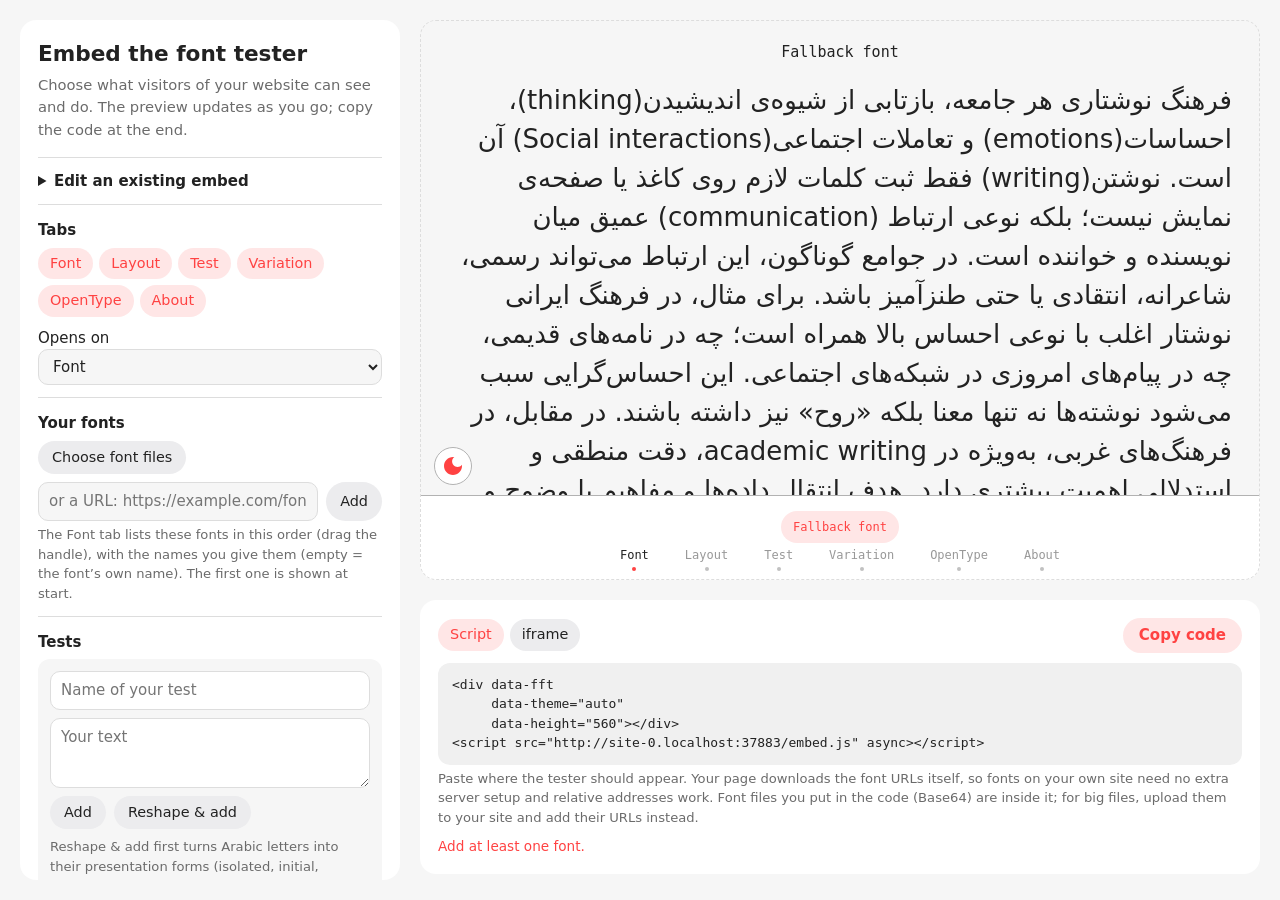
<file: index.html>
<!DOCTYPE html>
<html lang="en" translate="no">
<head>
<meta charset="UTF-8">
<meta name="viewport" content="width=device-width, initial-scale=1">
<title>Embed FFT on your website</title>
<style>
  :root {
    --text: #222222; --bg: #f6f6f6; --panel: #ffffff; --chip: #ececee; --line: #dddddd;
    --muted: #6b6b6b; --accent: #ff4242; --accent-bg: #ff424222; --on-accent: #000000; --code: #f0f0f0; --track: #cccccc;
    color-scheme: light;
  }
  @media (prefers-color-scheme: dark) {
    :root {
      --text: #f5f5f5; --bg: #222222; --panel: #000000; --chip: #1a1a1a; --line: #3a3a3a;
      --muted: #a0a0a0; --code: #2e2e2e; --track: #333333; color-scheme: dark;
    }
  }
  * { box-sizing: border-box; }
  html, body { margin: 0; }
  body {
    font: 15px/1.5 system-ui, -apple-system, "Segoe UI", Roboto, sans-serif;
    color: var(--text); background: var(--bg);
  }
  .wrap { display: grid; grid-template-columns: minmax(300px, 380px) minmax(0, 1fr); gap: 20px; padding: 20px; max-width: 1500px; margin: 0 auto; }
  @media (max-width: 860px) {
    .wrap { display: flex; flex-direction: column; padding: 12px; gap: 12px; }   /* flex, not grid: sticky needs the whole column */
    .wrap > .side { display: contents; }
    .wrap .preview { order: -1; position: sticky; top: 0; z-index: 3; height: 46vh !important; box-shadow: 0 6px 16px rgb(0 0 0 / .12); }
    .wrap .preview iframe { height: 46vh !important; }
  }
  h1 { font-size: 1.35rem; margin: 0 0 4px; }
  .lead { color: var(--muted); margin: 0 0 16px; font-size: .92rem; }
  .panel { background: var(--panel); border-radius: 16px; padding: 18px; }
  .opts { align-self: start; position: sticky; top: 20px; max-height: calc(100vh - 40px); overflow: auto; }
  @media (max-width: 860px) { .opts { position: static; max-height: none; } }
  fieldset { border: 0; border-top: 1px solid var(--line); margin: 0; padding: 14px 0 12px; }
  legend { font-weight: 600; padding: 0 0 6px; float: left; width: 100%; }
  fieldset > *:not(legend) { clear: both; }
  label { display: block; }
  .hint { color: var(--muted); font-size: .82rem; margin: 4px 0 0; }
  input[type=text], input[type=url], input[type=number], textarea, select {
    width: 100%; font: inherit; color: inherit; background: var(--bg);
    border: 1px solid var(--line); border-radius: 10px; padding: 7px 10px;
  }
  textarea { resize: vertical; min-height: 70px; }
  textarea[dir=auto] { unicode-bidi: plaintext; }
  :focus-visible { outline: 2px solid var(--accent); outline-offset: 2px; }
  .chips { display: flex; flex-wrap: wrap; gap: 6px; }
  .chips input { position: absolute; opacity: 0; pointer-events: none; }
  .chips label {
    padding: 5px 12px; border-radius: 999px; background: var(--chip); cursor: pointer; user-select: none; font-size: .9rem;
  }
  .chips input:checked + label { background: var(--accent-bg); color: var(--accent); }
  .chips input:focus-visible + label { outline: 2px solid var(--accent); outline-offset: 2px; }
  .check { display: flex; gap: 8px; align-items: center; margin-top: 8px; cursor: pointer; }
  .check input { accent-color: var(--accent); width: 16px; height: 16px; margin: 0; }
  .row { display: grid; grid-template-columns: 1fr 1fr; gap: 10px; margin-top: 8px; }
  .colors { display: grid; grid-template-columns: repeat(3, 1fr); gap: 8px; margin-top: 10px; }
  .colors label { font-size: .8rem; color: var(--muted); }
  .colors .cap { grid-column: 1 / -1; margin: 0; font-weight: 600; color: var(--text); }
  .colors input { width: 100%; height: 34px; border: 1px solid var(--line); border-radius: 8px; background: none; padding: 2px; }
  /* sliders: the same as FFT's (thin track, pill thumb in the accent color with the value inside) */
  .font-slider { display: flex; align-items: center; gap: 10px; padding: 8px 0; }
  .font-slider > span:first-child { white-space: nowrap; }
  .font-slider .sw { position: relative; flex: 1 1 auto; min-width: 0; display: flex; align-items: center; height: 20px; }
  .slider {
    -webkit-appearance: none; -moz-appearance: none; appearance: none;
    width: 100%; height: 4px; margin: 0; background: var(--track); border-radius: 2px; outline: none; cursor: pointer;
  }
  .slider::-webkit-slider-runnable-track { height: 4px; border-radius: 2px; background: var(--track); }
  .slider::-webkit-slider-thumb { -webkit-appearance: none; appearance: none; width: 30px; height: 15px; margin-top: -6px; border-radius: 8px; background: var(--accent); cursor: pointer; }
  .slider::-moz-range-track { height: 4px; border-radius: 2px; background: var(--track); }
  .slider::-moz-range-thumb { width: 30px; height: 15px; border: none; border-radius: 8px; background: var(--accent); cursor: pointer; }
  .slider:focus-visible { outline: 2px solid var(--accent); outline-offset: 6px; }
  .slider-value {
    position: absolute; top: 55%; transform: translate(-50%, -50%);
    font: bold 10px ui-monospace, SFMono-Regular, Menlo, Consolas, monospace; color: var(--on-accent);
    pointer-events: none; user-select: none;
  }
  .side { display: grid; grid-template-columns: minmax(0, 1fr); gap: 20px; align-content: start; min-width: 0; }
  .preview { padding: 0; overflow: hidden; background: transparent; outline: 1px dashed var(--line); outline-offset: -1px; }
  .preview iframe { background: var(--panel); }
  .preview { position: relative; }
  .nopreview { position: absolute; inset: 0; display: grid; place-content: center; gap: 6px; padding: 24px; text-align: center; background: var(--panel); border-radius: 16px; font-size: .9rem; }
  .nopreview strong { color: var(--accent); }
  .nopreview code { font: 12px ui-monospace, SFMono-Regular, Menlo, Consolas, monospace; background: var(--code); padding: 2px 6px; border-radius: 6px; }
  .codehead { display: flex; gap: 8px; align-items: center; margin-bottom: 10px; flex-wrap: wrap; }
  .codehead .chips { flex: 1; }
  button.copy {
    font: inherit; border: 0; border-radius: 999px; padding: 6px 16px; cursor: pointer;
    background: var(--accent-bg); color: var(--accent); font-weight: 600;
  }
  button.copy:hover { filter: brightness(.95); }
  pre {
    margin: 0; background: var(--code); border-radius: 12px; padding: 12px 14px; overflow-x: auto;
    font: 13px/1.5 ui-monospace, SFMono-Regular, Menlo, Consolas, monospace; white-space: pre; direction: ltr;
  }
  .warn { color: var(--accent); font-size: .85rem; margin: 8px 0 0; }
  [hidden] { display: none !important; }
  .btn { font: inherit; font-size: .9rem; border: 0; border-radius: 999px; padding: 6px 14px; cursor: pointer; background: var(--chip); color: inherit; }
  .btn:hover { background: var(--line); }
  .addfont { margin-top: 8px; }
  .urlrow { display: grid; grid-template-columns: 1fr auto; gap: 8px; margin-top: 8px; }
  /* sortable lists (fonts, tests): drag the handle, or focus it and use the arrow keys */
  .dlist { position: relative; display: grid; gap: 6px; }
  .dlist:empty { display: none; }
  .drow {
    display: flex; align-items: center; gap: 6px; min-width: 0; padding: 6px 6px 6px 2px;
    border: 1px solid var(--line); border-radius: 10px; background: var(--panel);
  }
  .drow .num { width: 1.6em; text-align: end; color: var(--muted); font-size: .8rem; font-variant-numeric: tabular-nums; flex: none; }
  .drow .main { flex: 1; min-width: 0; }
  .drow .tn, .drow .sub { display: block; overflow: hidden; text-overflow: ellipsis; white-space: nowrap; }
  .drow .sub { color: var(--muted); font-size: .78rem; unicode-bidi: plaintext; }
  .drow .src { direction: ltr; text-align: left; }
  .drow .srcin { margin-top: 4px; padding: 3px 8px; font-size: .78rem; color: var(--muted); background: transparent; border-color: transparent; text-align: left; }
  .drow .srcin:hover { border-color: var(--line); }
  .drow .srcin:focus { color: var(--text); background: var(--bg); border-color: var(--line); }
  .drow.off .tn { color: var(--muted); text-decoration: line-through; }
  .drow.editing { border-color: var(--accent); }
  .drow input[type=text] { padding: 4px 8px; }
  .drow input[type=checkbox] { accent-color: var(--accent); width: 16px; height: 16px; margin: 0; flex: none; }
  .drow button { flex: none; border: 0; background: none; color: var(--muted); cursor: pointer; width: 30px; height: 30px; border-radius: 50%; display: grid; place-items: center; padding: 0; }
  .drow button:hover { background: var(--chip); color: var(--text); }
  .drow button svg { width: 16px; height: 16px; fill: none; stroke: currentColor; stroke-width: 2; stroke-linecap: round; stroke-linejoin: round; }
  .drow .handle { cursor: grab; touch-action: none; border-radius: 8px; width: 24px; height: 34px; }
  .drow .handle svg { fill: currentColor; stroke: none; }
  .drow.dragging {
    position: absolute; left: 0; z-index: 5; pointer-events: none;
    border: 2px solid var(--accent); background: var(--panel); box-shadow: 0 8px 24px rgb(0 0 0 / .18);
  }
  .dph { border: 2px dashed var(--accent); border-radius: 10px; background: color-mix(in srgb, var(--accent) 8%, transparent); }
  body.sorting, body.sorting * { cursor: grabbing !important; user-select: none; }
  .newtest { display: grid; gap: 8px; margin: 0 0 12px; padding: 12px; border-radius: 12px; background: var(--bg); }
  .newtest input, .newtest textarea { background: var(--panel); }
  .newtest .hint { margin: 0; }
  .btnrow { display: flex; gap: 8px; flex-wrap: wrap; }
  .listtools { margin-bottom: 8px; }
  .drow .tag { font: 600 .85rem ui-monospace, SFMono-Regular, Menlo, Consolas, monospace; margin-inline-end: 6px; }
  .drow .fname { color: var(--muted); font-size: .85rem; }
  .drow .ftop { display: flex; align-items: baseline; min-width: 0; overflow: hidden; white-space: nowrap; text-overflow: ellipsis; }
  .drow .state { flex: none; width: auto; height: auto; border-radius: 999px; padding: 3px 10px; font-size: .78rem; background: var(--chip); color: var(--muted); }
  .drow .state[aria-pressed="true"] { background: var(--accent-bg); color: var(--accent); }
  .drow .state:hover { background: var(--line); }
  .drow.missing .ftop::after { content: '· not in your fonts'; margin-inline-start: 6px; font-size: .75rem; color: var(--muted); }
  .drow .spacer { width: 30px; flex: none; }
  #feattag.err { outline: 2px solid var(--accent); }
  .import { border-top: 1px solid var(--line); padding: 12px 0; }
  .import summary { cursor: pointer; font-weight: 600; }
  .import[open] summary { margin-bottom: 10px; }
  .import textarea { min-height: 110px; font: 12px/1.45 ui-monospace, SFMono-Regular, Menlo, Consolas, monospace; margin-bottom: 8px; }
  .import .hint.err { color: var(--accent); }
  .tip { margin-top: 8px; }
  .drow .b64 { margin-inline-start: 2px; }
  .disclaimer { margin: 8px 0 0; padding: 10px 12px; border-radius: 10px; background: var(--accent-bg); color: var(--text); font-size: .82rem; }
  .disclaimer strong { display: block; color: var(--accent); margin-bottom: 2px; }
  .disclaimer p { margin: 0; }
  .linkbtn { font: inherit; border: 0; padding: 0; background: none; color: var(--accent); cursor: pointer; text-decoration: underline; }
  .session { display: flex; flex-wrap: wrap; align-items: center; gap: 4px 10px; margin: 0 0 12px; padding: 8px 12px; border-radius: 10px; background: var(--bg); font-size: .85rem; }
  .session[hidden] { display: none; }
  .listtools .btn { padding: 4px 12px; font-size: .82rem; }
</style>
</head>
<body>
<div class="wrap">
  <form class="panel opts" id="f" autocomplete="off" onsubmit="return false">
    <h1>Embed the font tester</h1>
    <p class="lead">Choose what visitors of your website can see and do. The preview updates as you go; copy the code at the end.</p>

    <p class="session" id="session" hidden role="status"><span id="sessionmsg"></span><button type="button" class="linkbtn" id="startover">Start over</button></p>

    <details class="import" id="importbox">
      <summary>Edit an existing embed</summary>
      <textarea id="importcode" dir="ltr" spellcheck="false" placeholder="Paste the Script or iframe code of an embed made here"></textarea>
      <div class="btnrow"><button type="button" class="btn" id="importbtn">Load</button></div>
      <p class="hint" id="importmsg" role="status"></p>
    </details>

    <fieldset>
      <legend>Tabs</legend>
      <div class="chips" id="tabs"></div>
      <p class="hint tip" id="onefont" hidden>With one font, the Font tab has nothing to switch. <button type="button" class="linkbtn" id="fontoff">Turn it off</button></p>
      <label style="margin-top:10px">Opens on
        <select id="tab"></select>
      </label>
    </fieldset>

    <fieldset>
      <legend>Your fonts</legend>
      <div id="fontrows" class="dlist"></div>
      <div class="addfont">
        <button type="button" class="btn" id="pick">Choose font files</button>
        <input type="file" id="files" accept=".ttf,.otf,.woff,.woff2" multiple hidden>
      </div>
      <div class="urlrow">
        <input type="url" id="url" dir="ltr" placeholder="or a URL: https://example.com/fonts/MyFont.woff2" aria-label="Font URL">
        <button type="button" class="btn" id="addurl">Add</button>
      </div>
      <div class="disclaimer" id="b64note" hidden role="note">
        <strong>Disclaimer</strong>
        <p>Base64 can be decoded: a font put in the code this way is not protected from being copied. If your font is commercial and this is a concern, use a version made for testing (for example a subset or a demo version).</p>
      </div>
      <p class="hint" id="filehint" hidden>Chosen files are only used in the preview. Press “Add as Base64” to put a file in the code, or upload it to your site and add its URL instead.</p>
      <p class="hint" id="urlhint" hidden>The preview downloads URL fonts from this page. If one fails here (CORS), it can still work on your site when the font is on the same domain as the page.</p>
      <p class="hint">The Font tab lists these fonts in this order (drag the handle), with the names you give them (empty = the font’s own name). The first one is shown at start.</p>
    </fieldset>

    <fieldset>
      <legend>Tests</legend>
      <div class="newtest">
        <input type="text" id="tname" dir="auto" maxlength="60" placeholder="Name of your test" aria-label="Name of your test">
        <textarea id="ttext" dir="auto" placeholder="Your text"></textarea>
        <div class="btnrow">
          <button type="button" class="btn" id="tadd">Add</button>
          <button type="button" class="btn" id="treshape">Reshape &amp; add</button>
          <button type="button" class="btn" id="tcancel" hidden>Cancel</button>
        </div>
        <p class="hint">Reshape &amp; add first turns Arabic letters into their presentation forms (isolated, initial, medial, final, lam-alef), in case you use a subset version of a font (for example made with pyftsubset).</p>
      </div>
      <div class="btnrow listtools">
        <button type="button" class="btn" id="tallon">Enable all</button>
        <button type="button" class="btn" id="talloff">Disable all</button>
      </div>
      <div id="testrows" class="dlist"></div>
      <p class="hint">Drag the handle to change the order (or focus it and use ↑ ↓). Checked tests appear in the Test tab in this order; the first one opens at start.</p>
      <label class="check"><input type="checkbox" id="edit" checked> Visitors can edit the text</label>
    </fieldset>

    <fieldset>
      <legend>OpenType features</legend>
      <select id="featmode" aria-label="Which OpenType features visitors see">
        <option value="auto">Each font’s own features</option>
        <option value="pick">Only the features I choose</option>
      </select>
      <div id="featpick" hidden>
        <div class="urlrow" style="margin:10px 0 8px">
          <input type="text" id="feattag" dir="ltr" maxlength="4" autocomplete="off" autocapitalize="off" spellcheck="false" placeholder="Add a feature tag, e.g. ss01" aria-label="Feature tag (4 letters or digits)">
          <button type="button" class="btn" id="featadd">Add</button>
        </div>
        <div class="btnrow listtools">
          <button type="button" class="btn" id="fallon">Enable all</button>
          <button type="button" class="btn" id="falloff">Disable all</button>
        </div>
        <div id="featrows" class="dlist"></div>
        <p class="hint" id="feathint">Checked features appear in the OpenType tab. The On / Off button sets how each one starts; visitors can still switch it. Your fonts’ features are listed by themselves; shaping features (init, medi, fina…) start unchecked.</p>
      </div>
      <p class="hint" id="featauto">The OpenType tab shows the features of the font on display, with an “All” button for the shaping features.</p>
    </fieldset>

    <fieldset>
      <legend>Theme</legend>
      <label>Starts in
        <select id="tstart">
          <option value="auto">The visitor’s system setting</option>
          <option value="light">Light mode</option>
          <option value="dark">Dark mode</option>
        </select>
      </label>
      <div class="row">
        <label>Light mode<select id="tlight"></select></label>
        <label>Dark mode<select id="tdark"></select></label>
      </div>
      <div class="colors" id="clight" hidden aria-label="Light mode colors"></div>
      <div class="colors" id="cdark" hidden aria-label="Dark mode colors"></div>
      <label class="check"><input type="checkbox" id="themetoggle" checked> Show the dark-mode button</label>
      <label class="check"><input type="checkbox" id="fontname" checked> Show the font name above the text</label>
      <label class="check"><input type="checkbox" id="info" checked> Show the info line (font details, CSS) at the bottom</label>
    </fieldset>

    <fieldset>
      <legend>Text</legend>
      <label class="font-slider"><span>Size:</span><span class="sw"><input class="slider" type="range" id="size" min="10" max="250" step="1" value="26"><span class="slider-value" aria-hidden="true"></span></span></label>
      <label class="font-slider"><span>Line height:</span><span class="sw"><input class="slider" type="range" id="lh" min="1" max="2" step="0.01" value="1.5"><span class="slider-value" aria-hidden="true"></span></span></label>
      <label>Alignment
        <select id="align">
          <option value="">The text’s own</option><option value="right">Right</option><option value="center">Center</option>
          <option value="left">Left</option><option value="justify">Justify</option>
        </select>
      </label>
    </fieldset>

    <fieldset>
      <legend>Frame</legend>
      <label>Width
        <select id="wmode">
          <option value="parent">The width of the parent element</option>
          <option value="fixed">A fixed width</option>
        </select>
      </label>
      <div class="row" id="wfixed" hidden>
        <label>Width (px)<input type="number" id="width" min="280" max="3000" step="10" value="720"></label>
        <label>Position
          <select id="walign"><option value="">Start</option><option value="center">Center</option><option value="end">End</option></select>
        </label>
      </div>
      <p class="hint" id="whint">The tester fills its container and follows it when the page is resized.</p>
      <div class="row">
        <label>Height (px)<input type="number" id="height" min="240" max="2000" step="10" value="560"></label>
        <span></span>
      </div>
      <label style="margin-top:8px">Address of the tester
        <input type="url" id="base" dir="ltr">
      </label>
      <p class="hint">Where embed.js and embed-frame.html are hosted. Filled in from this page’s address.</p>
    </fieldset>
  </form>

  <div class="side">
    <div class="panel preview" id="preview"></div>
    <div class="panel">
      <div class="codehead">
        <div class="chips" role="radiogroup" aria-label="Code type">
          <input type="radio" name="kind" id="k-script" value="script" checked><label for="k-script">Script</label>
          <input type="radio" name="kind" id="k-iframe" value="iframe"><label for="k-iframe">iframe</label>
        </div>
        <button type="button" class="copy" id="copy">Copy code</button>
      </div>
      <pre id="code"></pre>
      <p class="hint" id="kindhint"></p>
      <p class="warn" id="warn" hidden></p>
    </div>
  </div>
</div>

<script>
(() => {
  'use strict';
  const $ = s => document.querySelector(s);
  const TABS = [['font', 'Font'], ['layout', 'Layout'], ['test', 'Test'], ['variation', 'Variation'], ['opentype', 'OpenType'], ['about', 'About']];
  const TESTS = ['Farsi', 'Arabic', 'Quran', 'English'];   // the built-in tests of the embed (embed-frame.js)
  // same as PRESET_COLORS in script.js
  const THEMES = {
    Light:    ['222222', 'f6f6f6', 'ff4242', 'ffffff', 'ececee', 'f0f0f0'],
    Material: ['1d1b20', 'fef7ff', '6750a4', 'f3edf7', 'e8def8', 'ece6f0'],
    Yellow:   ['000000', 'ede8e2', '000000', 'efb11e', 'efb11e', 'ede8e2'],
    Mint:     ['1f3d2b', 'e8f5ec', '2f9e5b', 'dcefe2', 'cfe7d8', 'd8ecdf'],
    Dark:     ['f5f5f5', '222222', 'ff4242', '000000', '111111', '2e2e2e'],
    Night:    ['e6e6e6', '000000', 'ffffff', '0a0a0a', '161616', '1a1a1a'],
    Ocean:    ['d6e6ff', '10233f', '4dabf7', '0b1a30', '17325a', '173055'],
    Terminal: ['33ff66', '0b0b0b', '33ff66', '000000', '0f1f12', '0f1a11']
  };
  const FIELDS = [['text', 'Text'], ['bg', 'Background'], ['accent', 'Accent'], ['footer', 'Menu'], ['chip', 'Buttons'], ['box', 'Boxes']];

  const chip = (box, type, name, value, text, on) => {
    const id = name + '-' + value.replace(/\W+/g, '');
    box.insertAdjacentHTML('beforeend', `<input type="${type}" name="${name}" id="${id}" value="${value}"${on ? ' checked' : ''}><label for="${id}"></label>`);
    box.lastElementChild.textContent = text;
  };
  TABS.forEach(([v, t]) => { chip($('#tabs'), 'checkbox', 'tabs', v, t, true); $('#tab').add(new Option(t, v)); });
  /* --- Tests: the built-in ones and the owner's own, in one ordered list --- */
  const testList = TESTS.map(name => ({ name, on: true }));   // + { name, text, own: true, on }
  const sameName = (a, b) => a.trim().toLowerCase() === b.trim().toLowerCase();
  const isDefaultTests = () => testList.length === TESTS.length && testList.every((t, i) => !t.own && t.on && t.name === TESTS[i]);
  let editing = null;   // the owner's test being edited in the form below the list
  function renderTestRows() {
    const box = $('#testrows');
    box.textContent = '';
    testList.forEach((t, i) => {
      const row = document.createElement('div');
      row.className = 'drow' + (t.on ? '' : ' off') + (t === editing ? ' editing' : '');
      row.dataset.i = i;
      row.innerHTML = '<span class="num">' + (i + 1) + '.</span>' + handleHtml + '<input type="checkbox" aria-label="Show this test">'
        + '<div class="main"><span class="tn"></span>' + (t.own ? '<span class="sub"></span>' : '') + '</div>'
        + (t.own ? '<button type="button" class="edit" title="Edit" aria-label="Edit">' + ICON.edit + '</button>'
                 + '<button type="button" class="del" title="Remove" aria-label="Remove">' + ICON.del + '</button>' : '');
      const cb = row.querySelector('input');
      cb.checked = t.on;
      cb.addEventListener('change', () => { t.on = cb.checked; row.classList.toggle('off', !t.on); update(); });
      row.querySelector('.tn').textContent = t.name;
      if (t.own) {
        row.querySelector('.sub').textContent = t.text.replace(/\s+/g, ' ').slice(0, 120);
        row.querySelector('.edit').addEventListener('click', () => startEdit(t));
        row.querySelector('.del').addEventListener('click', () => {
          if (editing === t) stopEdit();
          testList.splice(testList.indexOf(t), 1); renderTestRows();
        });
      }
      box.appendChild(row);
    });
    update();
  }
  sortable($('#testrows'), testList, renderTestRows);
  $('#fontoff').addEventListener('click', () => { $('#tabs-font').checked = false; update(); });
  /* --- OpenType features: automatic, or the owner's list (found in the fonts + added by hand) --- */
  // the same defaults as script.js (features that are on unless turned off)
  const FEAT_DEFAULT_ON = new Set(['ccmp', 'locl', 'rlig', 'rvrn', 'abvm', 'blwm', 'abvs', 'blws', 'init', 'medi', 'fina', 'isol',
    'med2', 'fin2', 'fin3', 'pres', 'psts', 'abvf', 'blwf', 'half', 'haln', 'nukt', 'akhn', 'rphf', 'pref', 'pstf', 'cjct', 'vatu',
    'ljmo', 'vjmo', 'tjmo', 'kern', 'liga', 'clig', 'calt', 'rclt', 'mark', 'mkmk', 'curs', 'dist']);
  const featList = [];   // { tag, name, show, on, own (added by hand), found (in the fonts), hidden }
  let featTouched = false;   // once the list was edited (or loaded), newly found features start unchecked
  const featCode = f => f.tag + (f.on === FEAT_DEFAULT_ON.has(f.tag) ? '' : f.on ? ':1' : ':0');
  function renderFeatRows() {
    const box = $('#featrows');
    box.textContent = '';
    if (!featList.length) {
      box.innerHTML = '<p class="hint" style="margin:0">Add fonts to see their features here, or add a tag above.</p>';
    }
    featList.forEach(f => {
      const row = document.createElement('div');
      row.className = 'drow' + (f.show ? '' : ' off') + (f.own && !f.found ? ' missing' : '');
      row.innerHTML = '<input type="checkbox" aria-label="Show ' + f.tag + '" style="margin-inline-start:6px">'
        + '<div class="main"><span class="ftop"><span class="tag"></span><span class="fname"></span></span></div>'
        + '<button type="button" class="state" title="How it starts"></button>'
        + (f.own ? '<button type="button" class="del" title="Remove" aria-label="Remove ' + f.tag + '">' + ICON.del + '</button>' : '<span class="spacer"></span>');
      const cb = row.querySelector('input');
      cb.checked = f.show;
      cb.addEventListener('change', () => { f.show = cb.checked; featTouched = true; row.classList.toggle('off', !f.show); update(); });
      row.querySelector('.tag').textContent = f.tag;
      row.querySelector('.fname').textContent = f.name && f.name !== f.tag ? f.name : '';
      const st = row.querySelector('.state');
      const paint = () => { st.textContent = f.on ? 'On' : 'Off'; st.setAttribute('aria-pressed', String(f.on)); st.setAttribute('aria-label', f.tag + ' starts ' + (f.on ? 'on' : 'off')); };
      paint();
      st.addEventListener('click', () => { f.on = !f.on; featTouched = true; paint(); update(); });
      if (f.own) row.querySelector('.del').addEventListener('click', () => { featList.splice(featList.indexOf(f), 1); featTouched = true; renderFeatRows(); update(); });
      box.appendChild(row);
    });
  }
  function addFeat() {
    const inp = $('#feattag'), tag = inp.value.trim();
    if (!/^[A-Za-z0-9]{4}$/.test(tag)) { inp.classList.add('err'); inp.focus(); setTimeout(() => inp.classList.remove('err'), 1200); return; }
    const ex = featList.find(f => f.tag === tag);
    if (ex) ex.show = true;
    else featList.push({ tag, name: '', show: true, on: true, own: true, found: false, hidden: false });
    featTouched = true; inp.value = '';
    renderFeatRows(); update();
  }
  $('#featadd').addEventListener('click', addFeat);
  $('#feattag').addEventListener('keydown', e => { if (e.key === 'Enter') { e.preventDefault(); addFeat(); } });
  const setAllFeats = on => { featList.forEach(f => { f.show = on; }); featTouched = true; renderFeatRows(); update(); };
  $('#fallon').addEventListener('click', () => setAllFeats(true));
  $('#falloff').addEventListener('click', () => setAllFeats(false));
  // the preview reports the features of the fonts (with their names)
  window.addEventListener('message', e => {
    const fr = $('#preview iframe');
    if (!fr || e.source !== fr.contentWindow || !e.data || e.data.fft !== 'features' || !Array.isArray(e.data.list)) return;
    const seen = new Set();
    e.data.list.forEach(it => {
      if (!it || !/^[A-Za-z0-9]{4}$/.test(it.tag)) return;
      seen.add(it.tag);
      let f = featList.find(x => x.tag === it.tag);
      if (!f) {
        f = { tag: it.tag, show: !featTouched && !it.hidden, on: !!it.on, own: !it.found, found: !!it.found, hidden: !!it.hidden, name: '' };
        featList.push(f);
      }
      f.name = String(it.name || ''); f.found = !!it.found; f.hidden = !!it.hidden;
      if (f.found) f.own = false;
    });
    // features of fonts that were removed go away (the ones added by hand stay)
    for (let i = featList.length - 1; i >= 0; i--) if (!featList[i].own && !seen.has(featList[i].tag)) featList.splice(i, 1);
    featList.sort((a, b) => (a.own - b.own) || a.tag.localeCompare(b.tag));
    renderFeatRows();
    update();
  });
  $('#featmode').addEventListener('change', () => { $('#featpick').hidden = $('#featmode').value !== 'pick'; $('#featauto').hidden = !$('#featpick').hidden; });

  const setAllTests = on => { testList.forEach(t => { t.on = on; }); renderTestRows(); };
  $('#tallon').addEventListener('click', () => setAllTests(true));

  /* --- load an existing code (Script or iframe) back into the builder --- */
  function readCode(code) {
    const doc = new DOMParser().parseFromString(code, 'text/html');
    const r = { opt: {}, base: '', fonts: [], texts: [], order: null, keep: null };
    const el = doc.querySelector('[data-fft]'), fr = doc.querySelector('iframe[src]');
    const bars = v => String(v || '').split('|').map(x => x.trim());
    if (el) {
      Object.keys(el.dataset).forEach(k => { if (k !== 'fft' && k !== 'fftDone') r.opt[k.toLowerCase()] = el.dataset[k]; });
      el.querySelectorAll('template[data-fft-font]').forEach(t => {
        const url = t.getAttribute('data-url'), label = t.getAttribute('data-label') || '';
        r.fonts.push(url ? { url, label } : { b64: t.content.textContent.replace(/\s+/g, ''), name: t.getAttribute('data-name') || 'Font', label, previewOnly: t.hasAttribute('data-preview-only') });
      });
      const labels = bars(r.opt.label);
      bars(r.opt.font).forEach((u, i) => { if (u) r.fonts.push({ url: u, label: labels[i] || '' }); });
      el.querySelectorAll('template[data-fft-text]').forEach(t => r.texts.push({ name: t.getAttribute('data-name') || '', text: t.content.textContent.replace(/^\n+|\s+$/g, '') }));
      if (r.opt.text) r.texts.push({ name: r.opt.textname || '', text: r.opt.text });
      if (r.opt.tests) {
        if (r.opt.tests.includes(',') && !r.opt.tests.includes('|')) r.keep = r.opt.tests.split(',').map(x => x.trim().toLowerCase());   // older codes
        else r.order = bars(r.opt.tests).filter(Boolean);
      }
      r.position = r.opt.position || (/^(start|end)$/.test(r.opt.align || '') ? r.opt.align : '');
      const sc = doc.querySelector('script[src*="embed.js"]');
      if (sc) r.base = sc.getAttribute('src').replace(/embed\.js.*$/, '');
    } else if (fr) {
      const src = fr.getAttribute('src'), h = src.indexOf('#');
      const p = new URLSearchParams(h < 0 ? '' : src.slice(h + 1));
      const q = src.indexOf('?');
      if (q >= 0) new URLSearchParams(src.slice(q + 1, h < 0 ? undefined : h)).forEach((v, k) => p.append(k, v));
      p.forEach((v, k) => { if (!(k in r.opt)) r.opt[k] = v; });
      const labels = p.getAll('label');
      p.getAll('font').forEach((u, i) => r.fonts.push({ url: u, label: labels[i] || '' }));
      const names = p.getAll('textname');
      p.getAll('text').forEach((t, i) => r.texts.push({ name: names[i] || '', text: t }));
      if (p.getAll('test').length) r.order = p.getAll('test');
      else if (r.opt.tests) r.keep = r.opt.tests.split(',').map(x => x.trim().toLowerCase());   // older codes
      r.base = src.slice(0, h < 0 ? (q < 0 ? src.length : q) : h).replace(/[^\/]*$/, '');
      const st = fr.style;
      if (st.height && /px$/.test(st.height)) r.opt.height = parseFloat(st.height);
      if (st.width && /px$/.test(st.width)) r.opt.width = parseFloat(st.width);
      const ml = fr.getAttribute('style') || '';
      r.position = /margin-inline:\s*auto/.test(ml) ? 'center' : /margin-inline-start:\s*auto/.test(ml) ? 'end' : '';
    } else return null;
    return r;
  }
  function b64buf(s) {
    const bin = atob(s), a = new Uint8Array(bin.length);
    for (let i = 0; i < bin.length; i++) a[i] = bin.charCodeAt(i);
    return a.buffer;
  }
  function loadCode(code, quiet) {
    const msg = $('#importmsg');
    msg.classList.remove('err');
    let r = null;
    try { r = readCode(code); } catch (e) { r = null; }
    if (!r) { if (!quiet) { msg.textContent = 'No embed found: paste the whole Script or iframe code.'; msg.classList.add('err'); } return false; }
    const o = r.opt, off = k => /^(0|false|no|off)$/i.test(String(o[k] || ''));
    if (editing) stopEdit();
    // tabs
    const tabs = String(o.tabs || '').split(',').map(x => x.trim().toLowerCase()).filter(Boolean);
    TABS.forEach(([v]) => { $('#tabs-' + v).checked = !tabs.length || tabs.includes(v); });
    const on = TABS.map(([v]) => v).filter(v => $('#tabs-' + v).checked);
    $('#tab').value = on.includes(String(o.tab || '').toLowerCase()) ? o.tab.toLowerCase() : on[0] || 'font';
    // fonts
    let bad = 0;
    fonts.splice(0, fonts.length);
    r.fonts.forEach(f => {
      if (f.url) { fonts.push({ kind: 'url', url: f.url, label: f.label }); return; }
      try { const buf = b64buf(f.b64); fonts.push({ kind: 'file', name: f.name, buf, b64: f.b64, label: f.label, inCode: !f.previewOnly }); } catch (e) { bad++; }
    });
    // tests: the order list, then what is left (turned off)
    const lc = x => x.trim().toLowerCase();
    const own = r.texts.filter(t => t.text.trim()).map((t, i) => ({ name: (t.name || '').trim() || 'Sample ' + (i + 1), text: t.text, own: true, on: true }));
    const all = [...own, ...TESTS.map(name => ({ name, on: true }))];
    let list;
    if (r.order) {
      const want = r.order.map(lc);
      list = [];
      want.forEach(n => { const t = all.find(x => lc(x.name) === n); if (t && !list.includes(t)) list.push(t); });
      all.forEach(t => { if (!list.includes(t)) { t.on = false; list.push(t); } });
    } else {
      list = all;
      if (r.keep) list.forEach(t => { if (!t.own) t.on = r.keep.includes(lc(t.name)); });
    }
    testList.splice(0, testList.length, ...list);
    // the rest
    $('#edit').checked = !off('edit');
    $('#themetoggle').checked = !off('themetoggle');
    $('#fontname').checked = !off('fontname');
    $('#info').checked = !off('info');
    // OpenType features: the listed ones checked, in their start state; the fonts' others come from the preview, unchecked
    featList.splice(0, featList.length);
    if (typeof o.features === 'string') {
      $('#featmode').value = 'pick';
      o.features.split(',').map(x => x.trim().match(/^([A-Za-z0-9]{4})(?::([01]))?$/)).filter(Boolean).forEach(m => {
        featList.push({ tag: m[1], name: '', show: true, on: m[2] == null ? FEAT_DEFAULT_ON.has(m[1]) : m[2] === '1', own: true, found: false, hidden: false });
      });
      featTouched = true;
    } else { $('#featmode').value = 'auto'; featTouched = false; }
    $('#featmode').dispatchEvent(new Event('change'));
    renderFeatRows();
    // themes: lighttheme / darktheme (or 6 colors each) + theme = which mode starts; older codes had one theme
    const sixColors = v => { const c = String(v || '').split(',').map(x => '#' + x.trim().replace(/^#/, '').toLowerCase()); return c.length === FIELDS.length && c.every(x => /^#[0-9a-f]{6}$/.test(x)) ? c : null; };
    const preset = (m, v) => MODE_THEMES[m].find(n => n.toLowerCase() === String(v || '').trim().toLowerCase());
    const setMode = (m, name, cols) => {
      if (cols) { $('#t' + m).value = 'custom'; FIELDS.forEach(([k], i) => { $(`#c-${m}-${k}`).value = cols[i]; }); }
      else $('#t' + m).value = name || MODE_THEMES[m][0];
    };
    const darkBg = hex => { const n = parseInt(hex.slice(1), 16); return (0.299 * (n >> 16) + 0.587 * (n >> 8 & 255) + 0.114 * (n & 255)) < 128; };
    const start = String(o.theme || 'light').trim().toLowerCase();
    setMode('light', preset('light', o.lighttheme), sixColors(o.lightcolors));
    setMode('dark', preset('dark', o.darktheme), sixColors(o.darkcolors));
    if (/^(light|dark|auto)$/.test(start)) $('#tstart').value = start;
    else {   // older codes: theme=Ocean (a preset) starts in that preset's mode
      const m = preset('dark', start) ? 'dark' : 'light';
      setMode(m, preset(m, start), null);
      $('#tstart').value = m;
    }
    const old = sixColors(o.colors);   // older codes: colors=… for the mode of its background
    if (old) { const m = darkBg(old[1]) ? 'dark' : 'light'; setMode(m, null, old); $('#tstart').value = m; }
    $('#size').value = isFinite(+o.size) && o.size !== undefined ? o.size : 26;
    $('#lh').value = isFinite(+o.lh) && o.lh !== undefined ? o.lh : 1.5;
    $('#align').value = ['left', 'right', 'center', 'justify'].includes(String(o.align || '').toLowerCase()) ? o.align.toLowerCase() : '';
    const w = parseFloat(o.width);
    $('#wmode').value = w > 0 ? 'fixed' : 'parent';
    if (w > 0) $('#width').value = Math.round(w);
    $('#walign').value = { center: 'center', end: 'end' }[r.position] || '';
    if (parseFloat(o.height) > 0) $('#height').value = Math.round(parseFloat(o.height));
    if (r.base) $('#base').value = new URL(r.base, location.href).href;
    lastHash = null; openChanged = true;
    renderFonts(); renderTestRows();
    const nOwn = own.length, nF = fonts.length;
    if (!quiet) msg.textContent = 'Loaded: ' + nF + ' font' + (nF === 1 ? '' : 's') + ', ' + nOwn + ' test' + (nOwn === 1 ? '' : 's') + ' of your own.' + (bad ? ' ' + bad + ' font could not be read.' : '');
    return true;
  }
  $('#importbtn').addEventListener('click', () => loadCode($('#importcode').value));

  /* --- autosave: the builder keeps its last state in this browser (as a Script code, read back like an import) --- */
  const SAVE_KEY = 'fft-builder-v1';
  let saveTimer = 0, canSave = false;
  function saveState() {
    if (!canSave) return;
    clearTimeout(saveTimer);
    saveTimer = setTimeout(() => {
      const kind = document.querySelector('[name=kind]:checked').value;
      const full = codeScript(options(), true, true);
      try { localStorage.setItem(SAVE_KEY, JSON.stringify({ code: full, kind, files: true })); }
      catch (e) {
        // too big for the browser's storage (font files): keep everything but the font files
        try {
          const light = full.replace(/\n  <template data-fft-font data-name="[^"]*"[^>]*>[^<]*<\/template>/g, '');
          localStorage.setItem(SAVE_KEY, JSON.stringify({ code: light, kind, files: false }));
        } catch (e2) {}
      }
    }, 400);
  }
  function restoreState() {
    let saved = null;
    try { saved = JSON.parse(localStorage.getItem(SAVE_KEY) || 'null'); } catch (e) {}
    if (!saved || !saved.code || !loadCode(saved.code, true)) return false;
    if (saved.kind === 'iframe') $('#k-iframe').checked = true;
    $('#sessionmsg').textContent = 'Your last settings are back.' + (saved.files ? '' : ' The font files were too big to keep: choose them again.');
    $('#session').hidden = false;
    return true;
  }
  $('#startover').addEventListener('click', () => {
    canSave = false;
    try { localStorage.removeItem(SAVE_KEY); } catch (e) {}
    location.reload();
  });
  $('#talloff').addEventListener('click', () => setAllTests(false));
  function startEdit(t) {
    editing = t;
    $('#tname').value = t.name; $('#ttext').value = t.text;
    $('#tadd').textContent = 'Save'; $('#treshape').textContent = 'Reshape & save'; $('#tcancel').hidden = false;
    renderTestRows();
    $('.newtest').scrollIntoView({ block: 'nearest', behavior: 'smooth' });
    $('#ttext').focus();
  }
  function stopEdit() {
    editing = null;
    $('#tname').value = ''; $('#ttext').value = '';
    $('#tadd').textContent = 'Add'; $('#treshape').textContent = 'Reshape & add'; $('#tcancel').hidden = true;
  }
  $('#tcancel').addEventListener('click', () => { stopEdit(); renderTestRows(); });
  // names are the keys of the order list: unique, and without "|" (the separator in data-tests)
  function uniqueName(v, self) {
    let base = (v || '').replace(/\|/g, '/').trim() || 'My test';
    if (base.toLowerCase() === 'none') base += ' 1';   // "none" means an empty Test tab
    let name = base, n = 2;
    while (testList.some(t => t !== self && sameName(t.name, name))) name = base + ' ' + n++;
    return name;
  }
  function addTest(reshape) {
    let text = $('#ttext').value.replace(/\u00a0/g, ' ').replace(/\s+$/, '');
    if (!text.trim()) { $('#ttext').focus(); return; }
    if (reshape) text = reshapeArabic(text);
    if (editing) { editing.name = uniqueName($('#tname').value, editing); editing.text = text; }
    else testList.unshift({ name: uniqueName($('#tname').value, null), text, own: true, on: true });   // new tests open first
    stopEdit();
    renderTestRows();
  }
  $('#tadd').addEventListener('click', () => addTest(false));
  $('#treshape').addEventListener('click', () => addTest(true));

  /* --- Arabic reshaper: letters -> presentation forms (Arabic Presentation Forms-A / -B) ---
     forms: [isolated, final, initial, medial]; a letter with only 2 forms joins only to the letter before it (right-joining). */
  const AR_FORMS = {
    0x0621: [0xFE80], 0x0622: [0xFE81, 0xFE82], 0x0623: [0xFE83, 0xFE84], 0x0624: [0xFE85, 0xFE86], 0x0625: [0xFE87, 0xFE88],
    0x0626: [0xFE89, 0xFE8A, 0xFE8B, 0xFE8C], 0x0627: [0xFE8D, 0xFE8E], 0x0628: [0xFE8F, 0xFE90, 0xFE91, 0xFE92], 0x0629: [0xFE93, 0xFE94],
    0x062A: [0xFE95, 0xFE96, 0xFE97, 0xFE98], 0x062B: [0xFE99, 0xFE9A, 0xFE9B, 0xFE9C], 0x062C: [0xFE9D, 0xFE9E, 0xFE9F, 0xFEA0],
    0x062D: [0xFEA1, 0xFEA2, 0xFEA3, 0xFEA4], 0x062E: [0xFEA5, 0xFEA6, 0xFEA7, 0xFEA8], 0x062F: [0xFEA9, 0xFEAA], 0x0630: [0xFEAB, 0xFEAC],
    0x0631: [0xFEAD, 0xFEAE], 0x0632: [0xFEAF, 0xFEB0], 0x0633: [0xFEB1, 0xFEB2, 0xFEB3, 0xFEB4], 0x0634: [0xFEB5, 0xFEB6, 0xFEB7, 0xFEB8],
    0x0635: [0xFEB9, 0xFEBA, 0xFEBB, 0xFEBC], 0x0636: [0xFEBD, 0xFEBE, 0xFEBF, 0xFEC0], 0x0637: [0xFEC1, 0xFEC2, 0xFEC3, 0xFEC4],
    0x0638: [0xFEC5, 0xFEC6, 0xFEC7, 0xFEC8], 0x0639: [0xFEC9, 0xFECA, 0xFECB, 0xFECC], 0x063A: [0xFECD, 0xFECE, 0xFECF, 0xFED0],
    0x0641: [0xFED1, 0xFED2, 0xFED3, 0xFED4], 0x0642: [0xFED5, 0xFED6, 0xFED7, 0xFED8], 0x0643: [0xFED9, 0xFEDA, 0xFEDB, 0xFEDC],
    0x0644: [0xFEDD, 0xFEDE, 0xFEDF, 0xFEE0], 0x0645: [0xFEE1, 0xFEE2, 0xFEE3, 0xFEE4], 0x0646: [0xFEE5, 0xFEE6, 0xFEE7, 0xFEE8],
    0x0647: [0xFEE9, 0xFEEA, 0xFEEB, 0xFEEC], 0x0648: [0xFEED, 0xFEEE], 0x0649: [0xFEEF, 0xFEF0], 0x064A: [0xFEF1, 0xFEF2, 0xFEF3, 0xFEF4],
    0x067E: [0xFB56, 0xFB57, 0xFB58, 0xFB59], 0x0686: [0xFB7A, 0xFB7B, 0xFB7C, 0xFB7D], 0x0698: [0xFB8A, 0xFB8B],
    0x06A9: [0xFB8E, 0xFB8F, 0xFB90, 0xFB91], 0x06AF: [0xFB92, 0xFB93, 0xFB94, 0xFB95], 0x06CC: [0xFBFC, 0xFBFD, 0xFBFE, 0xFBFF],
    0x06C0: [0xFBA4, 0xFBA5]
  };
  const LAM_ALEF = { 0x0622: [0xFEF5, 0xFEF6], 0x0623: [0xFEF7, 0xFEF8], 0x0625: [0xFEF9, 0xFEFA], 0x0627: [0xFEFB, 0xFEFC] };   // [isolated, final]
  const isMark = c => (c >= 0x064B && c <= 0x065F) || c === 0x0670 || (c >= 0x06D6 && c <= 0x06ED);
  const joinsBefore = c => c === 0x0640 || c === 0x200D || (AR_FORMS[c] && AR_FORMS[c].length > 1);   // can connect to the letter before
  const joinsAfter = c => c === 0x0640 || c === 0x200D || (AR_FORMS[c] && AR_FORMS[c].length === 4);  // can connect to the letter after
  function reshapeArabic(text) {
    const cps = [...text].map(ch => ch.codePointAt(0));
    const out = [];
    // index of the next / previous character that is not a mark (marks are transparent for joining)
    const next = i => { for (let j = i + 1; j < cps.length; j++) if (!isMark(cps[j])) return j; return -1; };
    let prevJoins = false;   // the letter before can connect to this one
    for (let i = 0; i < cps.length; i++) {
      const c = cps[i];
      if (isMark(c)) { out.push(c); continue; }
      const f = AR_FORMS[c];
      if (!f) { out.push(c); prevJoins = joinsAfter(c); continue; }
      const before = prevJoins && joinsBefore(c);
      const j = next(i), n = j < 0 ? 0 : cps[j];
      if (c === 0x0644 && LAM_ALEF[n]) {   // lam + alef -> one ligature; marks between them follow it
        out.push(LAM_ALEF[n][before ? 1 : 0]);
        for (let k = i + 1; k < j; k++) out.push(cps[k]);
        i = j; prevJoins = false;
        continue;
      }
      const after = joinsAfter(c) && j >= 0 && joinsBefore(n);
      out.push(f.length === 1 ? f[0] : before && after ? f[3] : before ? f[1] : after ? f[2] : f[0]);
      prevJoins = joinsAfter(c);
    }
    return String.fromCodePoint(...out);
  }
  // the presets of each mode, and 6 color pickers per mode for "Custom colors…"
  const MODE_THEMES = { light: ['Light', 'Material', 'Yellow', 'Mint'], dark: ['Dark', 'Night', 'Ocean', 'Terminal'] };
  ['light', 'dark'].forEach(m => {
    const sel = $('#t' + m), box = $('#c' + m);
    MODE_THEMES[m].forEach(n => sel.add(new Option(n, n)));
    sel.add(new Option('Custom colors…', 'custom'));
    box.insertAdjacentHTML('beforeend', `<p class="hint cap">${m === 'light' ? 'Light' : 'Dark'} mode colors</p>`);
    FIELDS.forEach(([k, t], i) => {
      box.insertAdjacentHTML('beforeend', `<label>${t}<input type="color" id="c-${m}-${k}" value="#${THEMES[MODE_THEMES[m][0]][i]}"></label>`);
    });
  });
  $('#base').value = location.href.replace(/[^\/]*([?#].*)?$/, '');

  /* --- sortable lists: rows have class "drow", data-i (index in arr) and a ".handle" button --- */
  const ICON = {
    grip: '<svg viewBox="0 0 16 24" aria-hidden="true"><circle cx="5" cy="5" r="2"/><circle cx="11" cy="5" r="2"/><circle cx="5" cy="12" r="2"/><circle cx="11" cy="12" r="2"/><circle cx="5" cy="19" r="2"/><circle cx="11" cy="19" r="2"/></svg>',
    edit: '<svg viewBox="0 0 24 24" aria-hidden="true"><path d="M4 20h4L19 9l-4-4L4 16v4z"/><path d="M14 6l4 4"/></svg>',
    del: '<svg viewBox="0 0 24 24" aria-hidden="true"><path d="M6 6l12 12M18 6L6 18"/></svg>'
  };
  const handleHtml = '<button type="button" class="handle" title="Drag to reorder" aria-label="Reorder: drag, or use the arrow keys">' + ICON.grip + '</button>';
  function sortable(box, arr, rerender) {
    box.addEventListener('pointerdown', e => {
      const h = e.target.closest('.handle');
      if (!h || e.button > 0) return;
      e.preventDefault();
      const row = h.closest('.drow'), item = arr[+row.dataset.i];
      const r = row.getBoundingClientRect(), b0 = box.getBoundingClientRect();
      const grab = e.clientY - r.top;
      const ph = document.createElement('div');
      ph.className = 'dph'; ph.style.height = r.height + 'px';
      box.insertBefore(ph, row);
      row.classList.add('dragging');
      row.style.width = r.width + 'px';
      row.style.top = (r.top - b0.top) + 'px';
      document.body.classList.add('sorting');
      h.setPointerCapture(e.pointerId);
      const scroller = box.closest('.opts');
      let lastY = e.clientY, raf = 0;
      const place = () => {
        const b = box.getBoundingClientRect();
        row.style.top = Math.max(-r.height / 2, Math.min(b.height - r.height / 2, lastY - b.top - grab)) + 'px';
        const before = [...box.querySelectorAll('.drow:not(.dragging)')].find(o => {
          const q = o.getBoundingClientRect(); return lastY < q.top + q.height / 2;
        });
        if (before) { if (ph.nextElementSibling !== before) box.insertBefore(ph, before); }
        else if (box.lastElementChild !== ph) box.appendChild(ph);
      };
      // near the top / bottom edge of the scrolling options panel, keep scrolling while dragging
      const tick = () => {
        raf = 0;
        if (!scroller || scroller.scrollHeight <= scroller.clientHeight) return;
        const sr = scroller.getBoundingClientRect(), edge = 40;
        const v = lastY < sr.top + edge ? -8 : lastY > sr.bottom - edge ? 8 : 0;
        if (v) { scroller.scrollTop += v; place(); raf = requestAnimationFrame(tick); }
      };
      const move = ev => { lastY = ev.clientY; place(); if (!raf) raf = requestAnimationFrame(tick); };
      const end = () => {
        h.removeEventListener('pointermove', move); h.removeEventListener('pointerup', end); h.removeEventListener('pointercancel', end);
        cancelAnimationFrame(raf);
        document.body.classList.remove('sorting');
        box.insertBefore(row, ph); ph.remove();
        row.classList.remove('dragging'); row.style.width = row.style.top = '';
        const order = [...box.querySelectorAll('.drow')].map(x => arr[+x.dataset.i]);
        if (order.some((x, i) => x !== arr[i])) {
          arr.splice(0, arr.length, ...order);
          rerender();
          const hs = box.querySelectorAll('.handle');
          if (hs[arr.indexOf(item)]) hs[arr.indexOf(item)].focus({ preventScroll: true });
        }
      };
      h.addEventListener('pointermove', move); h.addEventListener('pointerup', end); h.addEventListener('pointercancel', end);
    });
    box.addEventListener('keydown', e => {
      const h = e.target.closest('.handle');
      if (!h || (e.key !== 'ArrowUp' && e.key !== 'ArrowDown')) return;
      e.preventDefault();
      const i = +h.closest('.drow').dataset.i, j = i + (e.key === 'ArrowUp' ? -1 : 1);
      if (j < 0 || j >= arr.length) return;
      arr.splice(j, 0, arr.splice(i, 1)[0]);
      rerender();
      box.querySelectorAll('.handle')[j].focus();
    });
  }

  /* --- the owner's fonts: files (put into the code as base64) or URLs --- */
  const fonts = [];   // { kind: 'file', name, buf, b64 } | { kind: 'url', url }, + label
  const kb = n => n < 1024 * 1024 ? Math.round(n / 1024) + ' KB' : (n / 1048576).toFixed(1) + ' MB';
  const toB64 = buf => {
    const a = new Uint8Array(buf); let s = '';
    for (let i = 0; i < a.length; i += 0x8000) s += String.fromCharCode.apply(null, a.subarray(i, i + 0x8000));
    return btoa(s);
  };
  function renderFonts() {
    const box = $('#fontrows');
    box.textContent = '';
    fonts.forEach((f, i) => {
      const row = document.createElement('div');
      row.className = 'drow'; row.dataset.i = i;
      row.innerHTML = handleHtml + '<div class="main"><input type="text" dir="auto" placeholder="The font’s own name" aria-label="Name in the Font tab">'
        + (f.kind === 'url' ? '<input type="url" class="srcin" dir="ltr" spellcheck="false" aria-label="Font URL" title="Click to edit the URL">' : '<span class="sub src"></span>') + '</div>'
        + (f.kind === 'file' ? '<button type="button" class="state b64" title="Put this font file in the code, as Base64"></button>' : '')
        + '<button type="button" class="del" title="Remove" aria-label="Remove">' + ICON.del + '</button>';
      if (f.kind === 'file') {
        // a chosen file is only used in the preview, unless it is put in the code (Base64)
        const b = row.querySelector('.b64');
        const paint = () => { b.textContent = f.inCode ? 'In code (Base64)' : 'Add as Base64'; b.setAttribute('aria-pressed', String(!!f.inCode)); b.setAttribute('aria-label', f.name + ': ' + (f.inCode ? 'in the code as Base64' : 'only in the preview')); };
        paint();
        b.addEventListener('click', () => { f.inCode = !f.inCode; paint(); update(); });
      }
      const inp = row.querySelector('input');
      inp.value = f.label || '';
      inp.addEventListener('input', () => { f.label = inp.value.trim(); update(); });
      row.querySelector('.del').addEventListener('click', () => { fonts.splice(i, 1); renderFonts(); });
      if (f.kind === 'file') row.querySelector('.src').textContent = f.name + ' · ' + kb(f.buf.byteLength);
      else {
        // the URL can be corrected in place (Enter or leaving the box applies it; Escape puts the old one back)
        const u = row.querySelector('.srcin');
        u.value = f.url;
        const apply = () => {
          const v = u.value.trim();
          if (!v) { u.value = f.url; return; }
          if (v !== f.url) { f.url = v; lastHash = null; update(); }
        };
        u.addEventListener('change', apply);
        u.addEventListener('keydown', e => {
          if (e.key === 'Enter') { e.preventDefault(); apply(); u.blur(); }
          else if (e.key === 'Escape') { u.value = f.url; u.blur(); }
        });
      }
      box.appendChild(row);
    });
    lastHash = null;   // the preview gets the new list
    update();
  }
  sortable($('#fontrows'), fonts, renderFonts);
  $('#pick').addEventListener('click', () => $('#files').click());
  $('#files').addEventListener('change', async e => {
    for (const file of e.target.files) {
      if (!/\.(ttf|otf|woff2?)$/i.test(file.name)) continue;
      const buf = await file.arrayBuffer();
      fonts.push({ kind: 'file', name: file.name, buf, b64: toB64(buf), label: '', inCode: false });   // preview only until put in the code
    }
    e.target.value = '';
    renderFonts();
  });
  const addUrl = () => {
    const u = $('#url').value.trim();
    if (!u) return;
    fonts.push({ kind: 'url', url: u, label: '' });
    $('#url').value = '';
    renderFonts();
  };
  $('#addurl').addEventListener('click', addUrl);
  $('#url').addEventListener('keydown', e => { if (e.key === 'Enter') { e.preventDefault(); addUrl(); } });
  // the preview asks for the fonts (as the real embed.js would answer)
  window.addEventListener('message', e => {
    const f = $('#preview iframe');
    if (!f || e.source !== f.contentWindow || !e.data || e.data.fft !== 'hello' || !fonts.length) return;
    const list = fonts.map(x => x.kind === 'file'
      ? { buf: x.buf.slice(0), name: x.name, label: x.label }
      : { url: new URL(x.url, location.href).href, label: x.label });
    f.contentWindow.postMessage({ fft: 'fonts', fonts: list }, '*', list.filter(x => x.buf).map(x => x.buf));
  });

  // the options that differ from the tester's defaults (the code stays short)
  function options() {
    const o = {};
    const tabs = [...document.querySelectorAll('[name=tabs]:checked')].map(x => x.value);
    if (tabs.length && tabs.length < TABS.length) o.tabs = tabs.join(',');
    const first = $('#tab').value;
    if (first !== (tabs[0] || 'font')) o.tab = first;
    const own = testList.filter(t => t.own && t.on);
    if (own.length) { o.text = own.map(t => t.text); o.textname = own.map(t => t.name); }
    if (!isDefaultTests()) {
      const on = testList.filter(t => t.on).map(t => t.name);
      o.test = on.length ? on : ['none'];   // "none" = an empty Test tab (no test param at all would mean the defaults)
    }
    if (!$('#edit').checked) o.edit = '0';
    if ($('#tstart').value !== 'light') o.theme = $('#tstart').value;
    ['light', 'dark'].forEach(m => {
      const v = $('#t' + m).value;
      if (v === 'custom') o[m + 'colors'] = FIELDS.map(([k]) => $(`#c-${m}-${k}`).value.slice(1)).join(',');
      else if (v !== MODE_THEMES[m][0]) o[m + 'theme'] = v;
    });
    if (!$('#themetoggle').checked) o.themetoggle = '0';
    if (!$('#fontname').checked) o.fontname = '0';
    if (!$('#info').checked) o.info = '0';
    if ($('#featmode').value === 'pick') o.features = featList.filter(f => f.show).map(featCode).join(',') || 'none';
    if ($('#size').value !== '26') o.size = $('#size').value;
    if ($('#lh').value !== '1.5') o.lh = $('#lh').value;
    if ($('#align').value) o.align = $('#align').value;
    return o;
  }
  function hash(o) {
    const p = new URLSearchParams();
    p.append('embed', '1');
    Object.keys(o).forEach(k => [].concat(o[k]).forEach(v => p.append(k, v)));
    return p.toString();
  }
  const esc = s => String(s).replace(/&/g, '&amp;').replace(/</g, '&lt;').replace(/>/g, '&gt;').replace(/"/g, '&quot;');
  const height = () => Math.max(240, Math.round(+$('#height').value) || 560);
  const fixedW = () => $('#wmode').value === 'fixed' ? Math.max(280, Math.round(+$('#width').value) || 720) : 0;
  const frameCss = () => {
    const w = fixedW(), a = $('#walign').value;
    return 'display:block;' + (w ? 'width:' + w + 'px;max-width:100%;' : 'width:100%;') +
      (w && a === 'center' ? 'margin-inline:auto;' : w && a === 'end' ? 'margin-inline-start:auto;' : '') +
      'height:' + height() + 'px;border:0;border-radius:12px';
  };
  const base = () => { let b = $('#base').value.trim(); if (b && !b.endsWith('/')) b += '/'; return b; };

  // full = the code to copy; the screen shows base64 data shortened
  // full = the code to copy (the screen shows Base64 data shortened); forSave = also the "preview only" files, marked
  function codeScript(o, full, forSave) {
    const attrs = ['data-fft'];
    const list = forSave ? fonts : fonts.filter(f => f.kind === 'url' || f.inCode);
    const urls = list.some(f => f.kind === 'file') ? [] : list;   // with files, every font is a <template>, in the chosen order
    if (urls.length) {
      attrs.push(`data-font="${esc(urls.map(f => f.url).join(' | '))}"`);
      if (urls.some(f => f.label)) attrs.push(`data-label="${esc(urls.map(f => f.label || '').join(' | '))}"`);
    }
    Object.keys(o).forEach(k => {
      if (k === 'text' || k === 'textname') return;
      attrs.push(`data-${k === 'test' ? 'tests' : k}="${esc([].concat(o[k]).join(' | '))}"`);
    });
    if (fixedW()) { attrs.push(`data-width="${fixedW()}"`); if ($('#walign').value) attrs.push(`data-position="${$('#walign').value}"`); }
    attrs.push(`data-height="${height()}"`);
    let html = '<div ' + attrs.join('\n     ') + '>';
    if (!urls.length) list.forEach(f => {
      if (f.kind === 'url') { html += `\n  <template data-fft-font data-url="${esc(f.url)}"${f.label ? ` data-label="${esc(f.label)}"` : ''}></template>`; return; }
      const data = full ? f.b64 : f.b64.slice(0, 40) + '… (' + kb(f.b64.length) + ' of font data, copied in full)';
      html += `\n  <template data-fft-font data-name="${esc(f.name)}"${f.label ? ` data-label="${esc(f.label)}"` : ''}${f.inCode ? '' : ' data-preview-only'}>${data}</template>`;
    });
    (o.text || []).forEach((t, i) => { html += `\n  <template data-fft-text data-name="${esc(o.textname[i])}">${esc(t)}</template>`; });
    if (html.includes('<template')) html += '\n';
    html += '</div>\n<script src="' + esc(base() + 'embed.js') + '" async><\/script>';
    return html;
  }
  function codeIframe(o) {
    const p = {};
    const urls = fonts.filter(f => f.kind === 'url');
    if (urls.length) { p.font = urls.map(f => new URL(f.url, location.href).href); if (urls.some(f => f.label)) p.label = urls.map(f => f.label || ''); }
    Object.assign(p, o);
    return `<iframe src="${esc(base() + 'embed-frame.html#' + hash(p))}"\n        title="Font tester" loading="lazy" allow="clipboard-write"\n        style="${frameCss()}"></iframe>`;
  }

  // the number inside the thumb, as in FFT (the thumb is 30px wide)
  function placeValues() {
    document.querySelectorAll('.slider').forEach(sl => {
      const v = sl.parentElement.querySelector('.slider-value'), w = sl.offsetWidth;
      const min = +sl.min, max = +sl.max, val = +sl.value;
      v.textContent = String(+val.toFixed(2));
      if (w) v.style.left = (((val - min) / ((max - min) || 1)) * (w - 30) + 15) + 'px';
    });
  }
  window.addEventListener('resize', placeValues);
  const FRAME = 'embed-frame.html?v=1.0-8623a217';   // the version is written by build-embed.mjs (a new one = not taken from the cache)
  let timer = 0, lastHash = '', lastOpen = '', openChanged = false;
  let previewTab = '', noPreviewTimer = 0;   // the tab open in the preview, as it reports it
  window.addEventListener('message', e => {
    const f = $('#preview iframe');
    if (!f || e.source !== f.contentWindow || !e.data) return;
    if (e.data.fft === 'hello' || e.data.fft === 'tab') { clearTimeout(noPreviewTimer); const m = $('#preview .nopreview'); if (m) m.remove(); }
    if (e.data.fft === 'tab' && typeof e.data.tab === 'string') previewTab = e.data.tab;
  });
  function update() {
    $('#clight').hidden = $('#tlight').value !== 'custom';
    $('#cdark').hidden = $('#tdark').value !== 'custom';
    $('#wfixed').hidden = $('#wmode').value !== 'fixed';
    $('#urlhint').hidden = !fonts.some(f => f.kind === 'url');
    $('#b64note').hidden = !fonts.some(f => f.kind === 'file' && f.inCode);
    $('#filehint').hidden = !fonts.some(f => f.kind === 'file' && !f.inCode);
    $('#onefont').hidden = !(fonts.length === 1 && $('#tabs-font').checked);
    $('#whint').textContent = $('#wmode').value === 'fixed'
      ? 'Never wider than its container: on a narrow screen it shrinks to fit.'
      : 'The tester fills its container and follows it when the page is resized.';
    placeValues();
    // the first tab must be one of the visible ones
    const tabs = [...document.querySelectorAll('[name=tabs]:checked')].map(x => x.value);
    [...$('#tab').options].forEach(op => { op.disabled = tabs.length > 0 && !tabs.includes(op.value); });
    if ($('#tab').selectedOptions[0].disabled) $('#tab').value = tabs[0];

    const o = options();
    saveState();
    const script = document.querySelector('[name=kind]:checked').value === 'script';
    $('#code').textContent = script ? codeScript(o, false) : codeIframe(o);
    $('#kindhint').textContent = script
      ? 'Paste where the tester should appear. Your page downloads the font URLs itself, so fonts on your own site need no extra server setup and relative addresses work. Font files you put in the code (Base64) are inside it; for big files, upload them to your site and add their URLs instead.'
      : 'For site builders that block scripts. Here the tester downloads the fonts, so their server must allow CORS, and chosen files can’t be used.';
    const warn = [];
    if (!fonts.length) warn.push('Add at least one font.');
    else if (!fonts.some(f => f.kind === 'url' || f.inCode)) warn.push('No font is in the code yet: your fonts are only in the preview.');
    if (!testList.some(t => t.on)) warn.push('No test is checked: the Test tab will be empty.');
    if (!script && fonts.some(f => f.kind === 'file' && f.inCode)) warn.push('Font files work only with the Script code: switch to it, or use URLs.');
    if (!script && fonts.some(f => f.kind === 'url' && !/^https?:\/\//i.test(f.url))) warn.push('In an iframe, font addresses must be full https:// URLs.');
    const bytes = fonts.reduce((n, f) => n + (f.b64 && f.inCode ? f.b64.length : 0), 0);
    if (script && bytes > 600 * 1024) warn.push('The font files add ' + kb(bytes) + ' to your page. Using woff2 files or URLs keeps it light.');
    $('#warn').hidden = !warn.length; $('#warn').textContent = warn.join(' ');

    const h = hash(Object.assign(fonts.length ? { pf: '1' } : {}, o));
    $('#preview').style.height = height() + 'px';
    const cur = $('#preview iframe'); if (cur) cur.style.cssText = frameCss();
    if (h === lastHash) return;
    clearTimeout(timer);
    if ($('#tab').value !== lastOpen) { lastOpen = $('#tab').value; openChanged = true; }   // kept until the preview reloads
    timer = setTimeout(() => {   // a new iframe each time: changing only the hash of an iframe would not reload it
      lastHash = h;
      // the preview stays on the tab that was open (unless "Opens on" itself was changed)
      let ph = h;
      // (the preview reports its tab with postMessage, which also works when this page is opened from the disk)
      const useOpen = openChanged; openChanged = false;
      if (useOpen) previewTab = '';
      if (previewTab && (!o.tabs || o.tabs.split(',').includes(previewTab))) ph = hash(Object.assign(fonts.length ? { pf: '1' } : {}, o, { tab: previewTab }));
      const f = document.createElement('iframe');
      f.title = 'Preview of the embedded font tester';
      f.allow = 'clipboard-write';
      f.style.cssText = frameCss();
      f.src = FRAME + '#' + ph + '&debug=1';   // debug: the preview shows the technical font errors
      $('#preview').replaceChildren(f);
      // the frame says hello when it starts; without it, embed-frame.html is missing or broken next to this page
      clearTimeout(noPreviewTimer);
      noPreviewTimer = setTimeout(() => {
        if ($('#preview iframe') !== f) return;
        const m = document.createElement('div');
        m.className = 'nopreview'; m.setAttribute('role', 'status');
        m.innerHTML = '<strong>The preview didn’t start</strong><span>The files <code>embed-frame.html</code>, <code>.css</code> and <code>.js</code> must be next to this page. In the FFT repository, make them with <code>node embed/build-embed.mjs</code>.</span>';
        $('#preview').appendChild(m);
      }, 4000);
    }, 350);
  }
  $('#f').addEventListener('input', update);
  $('#f').addEventListener('change', update);
  document.querySelectorAll('[name=kind]').forEach(r => r.addEventListener('change', update));
  $('#copy').addEventListener('click', async () => {
    const script = document.querySelector('[name=kind]:checked').value === 'script';
    const text = script ? codeScript(options(), true) : $('#code').textContent;
    try { await navigator.clipboard.writeText(text); }
    catch (e) {
      const t = document.createElement('textarea'); t.value = text; document.body.appendChild(t); t.select();
      document.execCommand('copy'); t.remove();
    }
    $('#copy').textContent = 'Copied';
    setTimeout(() => { $('#copy').textContent = 'Copy code'; }, 1400);
  });
  renderFeatRows();
  if (!restoreState()) renderTestRows();
  canSave = true;
  saveState();
})();
</script>
</body>
</html>
</file>
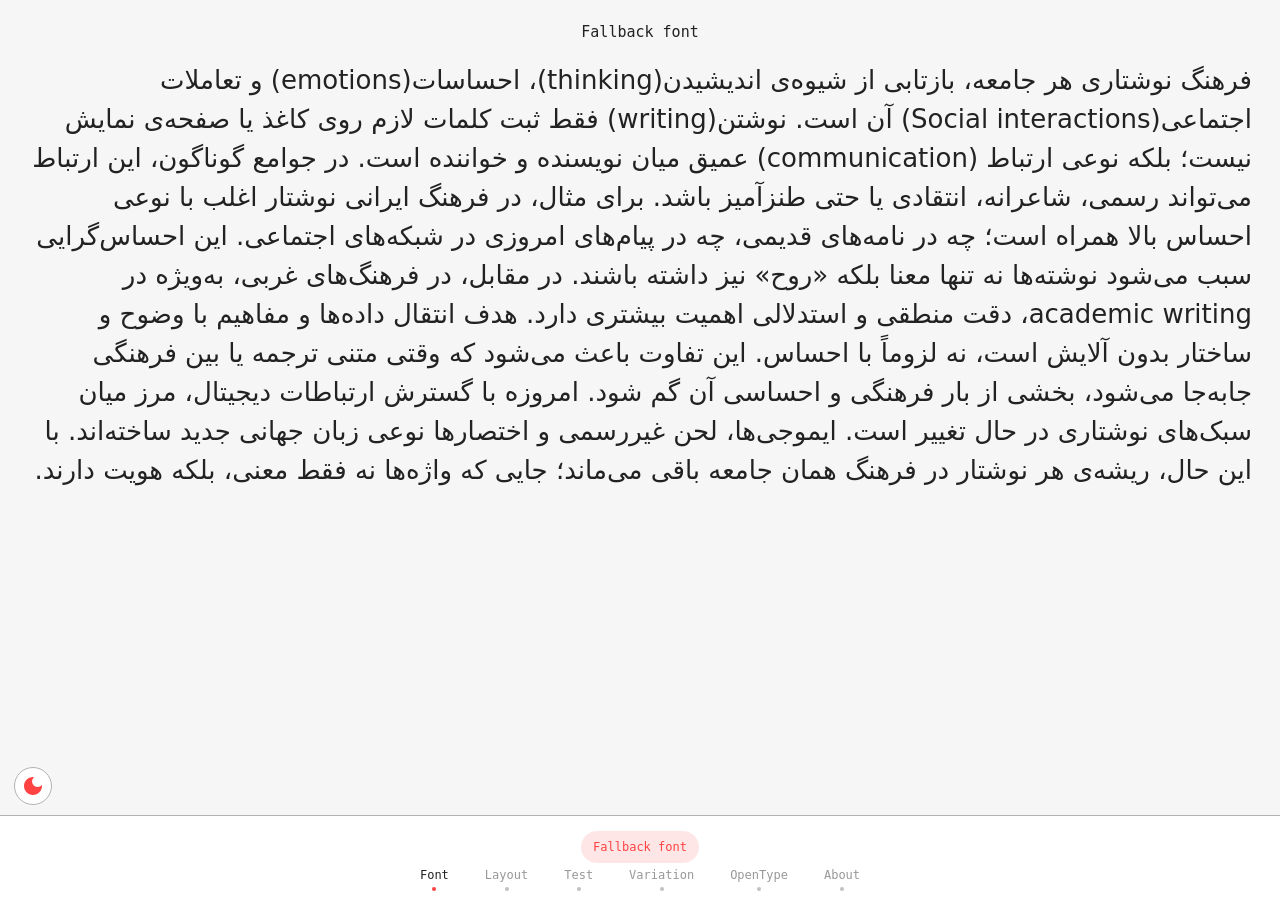
<file: embed-frame.html>
<!DOCTYPE html>
<html lang="en" translate="no">
<head>
<meta http-equiv="content-type" content="text/html; charset=UTF-8">
<meta name="google" content="notranslate">
<meta charset="UTF-8">
<meta http-equiv="X-UA-Compatible" content="IE=edge">
<meta name="viewport" content="width=device-width, initial-scale=1.0">
<title>Fontamin Font Tester</title>
<link rel="stylesheet" href="embed-frame.css?v=1.0-9d5d27cd">
<script src="embed-frame.js?v=1.0-db047fc6" defer></script>
</head>
<body spellcheck="false">
<header>
<p class="fontline" style="margin-top: 15px;">
<span class="fontheader" id="fontname">Fallback font</span>
</p>
<div class="dynamic" >
<div id="Test" class="tabcontent" style="display:block;">
<p contenteditable="true" dir="auto" style="text-align:start;"></p>
</div>
</div>
</header>
<p>&nbsp;</p>
<p>&nbsp;</p>
<p>&nbsp;</p>
<p>&nbsp;</p>
<p>&nbsp;</p>
<footer>
<div class="footer-container">
<div class="pc-tab">
<input id="tab1" type="radio" name="pct" autocomplete="off" />
<input id="tab2" type="radio" name="pct" autocomplete="off" />
<input id="tab3" type="radio" name="pct" autocomplete="off" />
<input id="tab4" type="radio" name="pct" autocomplete="off" />
<input checked="checked" id="tab5" type="radio" name="pct" autocomplete="off" />
<input id="tab6" type="radio" name="pct" autocomplete="off" />
<section style="padding-top:5px;">
<div class="tab1">
<div id="layoutbasic">
<p class="font-slider">
<label>Size:</label>
<span>
<input class="slider" autocomplete="off" id="fontsizeinput" type="range" min="10" max="250" value="26" step="1" style="height:4px;">
</span>
</p>
<p class="font-slider">
<label>Height:</label>
<span>
<input class="slider" autocomplete="off" id="fontheightinput" type="range" min="1" max="2" value="1.5" step="0.01" style="height:4px;">
</span>
</p>
<div class="aligns" role="radiogroup" aria-label="Text alignment">
<input class="hidden" type="radio" name="align" id="alright" value="right" autocomplete="off"><label for="alright" title="Align right (click again to go back to the text's own alignment)"><svg class="mi" viewBox="0 0 24 24" fill="currentColor" aria-hidden="true"><path d="M3 21h18v-2H3v2zm6-4h12v-2H9v2zm-6-4h18v-2H3v2zm6-4h12V7H9v2zM3 3v2h18V3H3z"/></svg></label>
<input class="hidden" type="radio" name="align" id="alcenter" value="center" autocomplete="off"><label for="alcenter" title="Align center (click again to go back to the text's own alignment)"><svg class="mi" viewBox="0 0 24 24" fill="currentColor" aria-hidden="true"><path d="M7 15v2h10v-2H7zm-4 6h18v-2H3v2zm0-8h18v-2H3v2zm4-6v2h10V7H7zM3 3v2h18V3H3z"/></svg></label>
<input class="hidden" type="radio" name="align" id="alleft" value="left" autocomplete="off"><label for="alleft" title="Align left (click again to go back to the text's own alignment)"><svg class="mi" viewBox="0 0 24 24" fill="currentColor" aria-hidden="true"><path d="M15 15H3v2h12v-2zm0-8H3v2h12V7zM3 13h18v-2H3v2zm0 8h18v-2H3v2zM3 3v2h18V3H3z"/></svg></label>
<input class="hidden" type="radio" name="align" id="aljustify" value="justify" autocomplete="off"><label for="aljustify" title="Justify (click again to go back to the text's own alignment)"><svg class="mi" viewBox="0 0 24 24" fill="currentColor" aria-hidden="true"><path d="M3 21h18v-2H3v2zm0-4h18v-2H3v2zm0-4h18v-2H3v2zm0-4h18V7H3v2zm0-6v2h18V3H3z"/></svg></label>
</div>
<p class="font-slider"><input class="hidden" type="checkbox" id="outline" autocomplete="off"><label for="outline">Outline</label></p>
<p class="font-slider"><input class="hidden" type="checkbox" id="guidetoggle" autocomplete="off"><label for="guidetoggle" title="Show ascender, descender, x-height and cap-height lines">Guides</label></p>
</div>
<p class="right-side-header" id="text3"></p>
</div>
<div class="tab2">
<div id="axesgroup">
<button id="randbutton" type="button" style="font-size: 20px;" title="Random variation"><svg class="mi" viewBox="0 0 24 24" fill="currentColor" aria-hidden="true"><path d="M19 3H5c-1.1 0-2 .9-2 2v14c0 1.1.9 2 2 2h14c1.1 0 2-.9 2-2V5c0-1.1-.9-2-2-2zM7.5 18c-.83 0-1.5-.67-1.5-1.5S6.67 15 7.5 15s1.5.67 1.5 1.5S8.33 18 7.5 18zm0-9C6.67 9 6 8.33 6 7.5S6.67 6 7.5 6 9 6.67 9 7.5 8.33 9 7.5 9zm4.5 4.5c-.83 0-1.5-.67-1.5-1.5s.67-1.5 1.5-1.5 1.5.67 1.5 1.5-.67 1.5-1.5 1.5zm4.5 4.5c-.83 0-1.5-.67-1.5-1.5s.67-1.5 1.5-1.5 1.5.67 1.5 1.5-.67 1.5-1.5 1.5zm0-9c-.83 0-1.5-.67-1.5-1.5S15.67 6 16.5 6s1.5.67 1.5 1.5S17.33 9 16.5 9z"/></svg></button>
<div id="axes"></div>
</div>
<div id="instgroup"><div id="instances"></div></div>
<button type="button" id="insttoggle" class="btn outline" title="Show the named instances of this font">Instances<svg class="mi" viewBox="0 0 24 24" fill="currentColor" aria-hidden="true"><path d="M12 8l-6 6 1.41 1.41L12 10.83l4.59 4.58L18 14z"/></svg></button>
<p class="right-side-header" id="text1"></p>
</div>
<div class="tab3">
<p class="font-slider showallp"><input class="hidden" type="checkbox" id="showall" autocomplete="off"><label for="showall">All</label></p>
<p class="font-slider"><input class="hidden" type="checkbox" id="longnames" autocomplete="off"><label for="longnames" title="Show the full feature names (e.g. Standard Ligatures · liga) instead of only the 4-letter tag">Names</label></p>
<div id="features"></div>
<p class="right-side-header" id="text2"></p>
</div>
<div class="tab4">
<div class="about">
<a class="about-logo" href="https://github.com/fontamin/FFT-Embed" target="_blank" rel="noopener" title="FFT-Embed"><svg class="FFT-logo" viewBox="0 0 61.228024 36.548746" role="img" aria-label="FFT"><path transform="translate(-22.148131,-258.31264)" fill="currentColor" d="m 27.982846,264.67575 v 4.51832 l 2.632812,1.0586 v 12.66869 l -2.632812,1.05859 v 4.51832 h 12.781255 v -4.61207 l -4.50977,-1.05664 v -3.3717 h 2.49805 l 1.05859,2.50781 h 4.16797 v -9.59058 h -4.17383 l -1.05664,2.57618 h -2.49414 v -4.60681 h 9.97461 v 12.5769 l -2.63281,1.05859 v 4.51832 h 12.7832 v -4.61207 l -4.50977,-1.05664 v -3.3717 h 2.5 l 1.05664,2.50781 h 4.16993 v -9.59058 h -4.17383 l -1.0586,2.57618 h -2.49414 v -4.60681 h 9.97461 v 12.5769 l -2.63281,1.05859 v 4.51832 h 12.7832 v -4.61207 l -4.50976,-1.05664 v -12.4851 h 4.20508 l 1.05664,4.29687 h 4.79492 v -9.96558 z"/></svg></a>
<span class="about-rule" aria-hidden="true"></span>
<div class="about-text">
<div class="about-title"><b>FFT-Embed</b><span class="about-ver">v1.0</span></div>
<div class="about-sub">Built on FFT v1.51 · Customized for this page</div>
</div>
</div>
</div>
<div class="tab5">
<div id="fontlist"></div>
<p class="status" id="fontstatus"></p>
</div>
<div class="tab6">
<div id="testgroup">
<div id="testlist"></div>
</div>
</div>
</section>
<nav>
<ul>
<li class="tab5">
<label for="tab5">Font</label>
</li>
<li class="tab1">
<label for="tab1">Layout</label>
</li>
<li class="tab6">
<label for="tab6">Test</label>
</li>
<li class="tab2">
<label for="tab2">Variation</label>
</li>
<li class="tab3">
<label for="tab3">OpenType</label>
</li>
<li class="tab4">
<label for="tab4">About</label>
</li>
</ul>
</nav>
</div>
<div id="div2" class="hide">Copied</div>
</footer>
<input type="checkbox" id="negative" class="toggle" autocomplete="off">
<label class="DarkModeLabel" for="negative">
<svg class="icon off" viewBox="0 0 24 24" fill="currentColor" aria-hidden="true"><path d="M12 3c-4.97 0-9 4.03-9 9s4.03 9 9 9 9-4.03 9-9c0-.46-.04-.92-.1-1.36-.98 1.37-2.58 2.26-4.4 2.26-2.98 0-5.4-2.42-5.4-5.4 0-1.81.89-3.42 2.26-4.4-.44-.06-.9-.1-1.36-.1z"/></svg>
<svg class="icon on" viewBox="0 0 24 24" fill="currentColor" aria-hidden="true"><path d="M12 7c-2.76 0-5 2.24-5 5s2.24 5 5 5 5-2.24 5-5-2.24-5-5-5zM2 13h2c.55 0 1-.45 1-1s-.45-1-1-1H2c-.55 0-1 .45-1 1s.45 1 1 1zm18 0h2c.55 0 1-.45 1-1s-.45-1-1-1h-2c-.55 0-1 .45-1 1s.45 1 1 1zM11 2v2c0 .55.45 1 1 1s1-.45 1-1V2c0-.55-.45-1-1-1s-1 .45-1 1zm0 18v2c0 .55.45 1 1 1s1-.45 1-1v-2c0-.55-.45-1-1-1s-1 .45-1 1zM5.99 4.58c-.39-.39-1.03-.39-1.41 0-.39.39-.39 1.03 0 1.41l1.06 1.06c.39.39 1.03.39 1.41 0s.39-1.03 0-1.41L5.99 4.58zm12.37 12.37c-.39-.39-1.03-.39-1.41 0-.39.39-.39 1.03 0 1.41l1.06 1.06c.39.39 1.03.39 1.41 0 .39-.39.39-1.03 0-1.41l-1.06-1.06zm1.06-10.96c.39-.39.39-1.03 0-1.41-.39-.39-1.03-.39-1.41 0l-1.06 1.06c-.39.39-.39 1.03 0 1.41s1.03.39 1.41 0l1.06-1.06zM7.05 18.36c.39-.39.39-1.03 0-1.41-.39-.39-1.03-.39-1.41 0l-1.06 1.06c-.39.39-.39 1.03 0 1.41s1.03.39 1.41 0l1.06-1.06z"/></svg>
</label>
</body>
</html>
</file>
<file: embed-frame.css>
body{--accent: #ff4242;--accent-bg: #ff424222;--on-accent: #000;--selection: #ff8080;--bg: #f6f6f6;--text: #222;--footer: #fff;--footer-fg: #222;--nav-fg: #2226;--line: #aaa;--track: #ccc;--chip: #ececee;--chip-fg: #222;--chip-hover: #dbdbdb;--box: #f0f0f0;--box-fg: #222;}
body.darkmode{--on-accent: #000;--bg: #222;--text: #f5f5f5;--footer: #000;--footer-fg: #f5f5f5;--nav-fg: #5e5e5e;--line: #444;--track: #333;--chip: #111;--chip-fg: #aaa;--chip-hover: #282828;--box: #2e2e2e;--box-fg: #f5f5f5;}
*{box-sizing: border-box;margin: 0;padding: 0;}
html,body{width: 100%;max-width: 100%;height: 100%;overflow-x: hidden;background-color: #f6f6f6;color: #222;font-family: monospace;text-align: center;touch-action: manipulation;user-select: none;-webkit-tap-highlight-color: rgba(0, 0, 0, 0);margin: 0;padding: 0;}
body{background-color: var(--bg);color: var(--footer-fg);}
header{padding: 8px;}
header img{max-width: 56px;height: auto;}
a{font-size: 12px;color: var(--footer-fg);text-underline-offset: 4px;text-decoration-color: var(--accent);}
.fontheader{font-size: 15px;color: var(--text);}
.dynamic{position: relative;font-size: 26px;font-family: system-ui, sans-serif;line-height: 1.5em;color: var(--text);flex-direction: column;padding: 20px;display: flex;flex-wrap: wrap;align-items: stretch;}
.dynamic p,.tabcontent p{white-space: normal;word-wrap: break-word;overflow-wrap: anywhere;max-width: 100%;box-sizing: border-box;}
body.outline .dynamic{-webkit-text-stroke: 1px currentColor;-webkit-text-fill-color: transparent;}
footer{position: fixed;bottom: 0;left: 0;width: 100%;background-color: var(--footer);z-index: 100;border-top: 1.5px solid var(--line);height: 100px;overflow-x: hidden;padding-bottom: env(safe-area-inset-bottom);}
.footer-container{width: 100%;max-width: 100%;margin: 0 auto;padding: 6px 10px 14px 10px;box-sizing: border-box;line-height: 1.3em;font-size: 12px;}
.pc-tab > input,.pc-tab section > div{display: none;}
#tab1:checked ~ section .tab1,#tab2:checked ~ section .tab2,#tab3:checked ~ section .tab3,#tab4:checked ~ section .tab4,#tab5:checked ~ section .tab5,#tab6:checked ~ section .tab6{display: inline-flex;}
#tab1:checked ~ nav .tab1 label,#tab2:checked ~ nav .tab2 label,#tab3:checked ~ nav .tab3 label,#tab4:checked ~ nav .tab4 label,#tab5:checked ~ nav .tab5 label,#tab6:checked ~ nav .tab6 label{color: var(--footer-fg);}
.pc-tab nav{position: absolute;left: 0;right: 0;bottom: 6px;padding-bottom: 10px;display: flex;overflow-x: auto;overflow-y: hidden;scrollbar-width: none;-ms-overflow-style: none;-webkit-overflow-scrolling: touch;}
.pc-tab nav::-webkit-scrollbar{display: none;}
.pc-tab nav ul{list-style: none;display: flex;flex-wrap: nowrap;flex: 0 0 auto;justify-content: flex-start;padding: 0;margin: 0 auto;gap: clamp(0px, 10vw, 20px);}
.pc-tab nav li{flex: 0 0 auto;}
.pc-tab ul li label{display: inline-block;color: var(--nav-fg);cursor: pointer;position: relative;padding: 4px 8px 0;border-radius: 10px;}
.pc-tab ul li label::after{content: "";position: absolute;left: 50%;bottom: -7px;width: 4px;height: 4px;margin-left: -2px;border-radius: 50%;background: currentColor;opacity: .6;}
#tab1:checked ~ nav .tab1 label::after,#tab2:checked ~ nav .tab2 label::after,#tab3:checked ~ nav .tab3 label::after,#tab4:checked ~ nav .tab4 label::after,#tab5:checked ~ nav .tab5 label::after,#tab6:checked ~ nav .tab6 label::after{background: var(--accent);opacity: 1;}
.font-slider{display: flex;align-items: center;justify-content: space-between;gap: 10px;padding: 6px 6px;position: relative;}
.font-slider label{white-space: nowrap;}
.font-slider span{flex: 1 1 auto;min-width: 0;}
.slider{-webkit-appearance: none;-moz-appearance: none;appearance: none;width: 100%;height: 4px;background: var(--track);border-radius: 2px;outline: none;cursor: pointer;}
.slider::-webkit-slider-runnable-track{height: 4px;border-radius: 2px;background: var(--track);}
.slider::-webkit-slider-thumb{-webkit-appearance: none;appearance: none;width: 30px;height: 15px;background: var(--accent);cursor: pointer;margin-top: -6px;border-radius: 8px;}
.slider::-moz-range-track{height: 4px;border-radius: 2px;background: var(--track);}
.slider::-moz-range-thumb{width: 30px;height: 15px;background: var(--accent);border: none;cursor: pointer;}
.hidden{position: absolute;visibility: hidden;opacity: 0;}
input.hidden+label{color: var(--chip-fg);background-color: var(--chip);padding: 6px 12px;border-radius: 25px;cursor: pointer;}
input.hidden:checked+label{color: var(--accent);background-color: var(--accent-bg);}
input.hidden+label:hover{background-color: var(--chip-hover);}
input.hidden:checked+label:hover{background-color: var(--accent);color: var(--on-accent);}
#randbutton{display: inline-flex;align-items: center;height: 32px;line-height: 1;padding: 0 6px;border: none;background: none;cursor: pointer;font-size: 2em;}
#randbutton:hover{background: var(--accent);border-radius: 5px;color: var(--on-accent);}
.right-side-header,.status{position: absolute;right: 10px;bottom: 34px;font-size: 12px !important;max-width: calc(100% - 20px);white-space: nowrap;overflow: hidden;text-overflow: ellipsis;cursor: pointer;}
.right-side-header:hover,.status:hover{text-decoration: underline;}
.show,.hide{position: fixed;top: 10px;left: 10px;width: 80px;border-radius: 5px;font-size: 16px;padding: 8px;background: green;color: white;transition: opacity 0.5s;z-index: 2000;}
.show{opacity: 1;}
.hide{opacity: 0; pointer-events: none;}
.FFT-logo{width: 36px;height: auto;vertical-align: middle;color: inherit;}
body.darkmode .show,body.darkmode .hide{color: black;background: white;}
[contenteditable]{outline: none;border: none;-webkit-tap-highlight-color: transparent;-webkit-focus-ring-color: transparent;-moz-outline-style: none;}
.tabcontent{display: none;}
.toggle{display: none;}
.DarkModeLabel{position: fixed;left: 14px;bottom: 95px;z-index: 90;width: 38px;height: 38px;background: var(--footer);color: var(--footer-fg);border: 1.5px solid var(--line);border-radius: 50%;cursor: pointer;-webkit-tap-highlight-color: transparent;transition: border-color .15s;}
.DarkModeLabel:hover{border-color: var(--accent);}
.icon{position: absolute;left: 50%;top: 50%;width: 24px;height: 24px;margin: -12px 0 0 -12px;pointer-events: none;transition: opacity .2s, transform .2s;}
.icon.on,.icon.off{color: var(--accent);}
.icon.on{opacity: 0}
.icon.off{opacity: 1}
.toggle:checked + label .icon.on{opacity: 1; transform: scale(1);}
.toggle:checked + label .icon.off{opacity: 0; transform: scale(0.8);}
@keyframes dzpulse{0%, 100% { transform: scale(1); } 50% { transform: scale(1.05); }}
#tab5:checked ~ section .tab5,#tab6:checked ~ section .tab6{display: flex;align-items: center;justify-content: center;gap: 6px;width: max-content;min-width: 100%;padding-top: 3px;padding-bottom: 6px;}
#fontlist,#testlist{display: contents;}
.chip{display: inline-flex;align-items: center;flex: 0 0 auto;height: 32px;border-radius: 16px;background: var(--chip);color: var(--chip-fg);}
.chip.active{background: var(--accent-bg);color: var(--accent);}
.chipname{height: 100%;max-width: 150px;padding: 6px 12px;border: none;background: none;color: inherit;font: 12px monospace;cursor: pointer;white-space: nowrap;overflow: hidden;text-overflow: ellipsis;}
.chipname.nox{padding-right: 12px;}
.sizelabel{font: 11px monospace !important;line-height: 1.3em !important;direction: ltr;text-align: left;opacity: .6;margin: 16px 0 4px;}
.btn{flex: 0 0 auto;height: 32px;padding: 6px 12px;border: none;border-radius: 16px;background: var(--chip);color: var(--chip-fg);font: 12px monospace;cursor: pointer;}
.btn:hover{background: var(--chip-hover);}
input.hidden + label.zero{opacity: .5;}
.btn.on{background: var(--accent-bg); color: var(--accent);}
.btn.on:hover{background: var(--accent-bg);}
.btn.danger:hover{background: var(--accent); color: var(--on-accent);}
@keyframes wikipulse{0%, 100% { opacity: 1; } 50% { opacity: .4; }}
#axes,#features{display: contents;}
.nohint{font-size: 12px;opacity: .6;padding: 10px 6px;white-space: nowrap;}
.tab1 .font-slider{width: auto; flex: 0 0 auto;}
.tab1 .font-slider label{flex: 0 0 auto;}
.tab1 .font-slider span{flex: 0 0 160px; width: 160px;}
.tab2 .font-slider{width: auto; flex: 0 0 auto;}
.tab2 .font-slider label{flex: 0 0 auto;}
.tab2 .font-slider span{flex: 0 0 160px; width: 160px;}
.tab3 .font-slider{width: auto;}
@media (max-width: 600px){
.font-slider label{font-size: 12px;}
.font-slider{gap: 6px;}
footer{padding-bottom: 8px;}
.pc-tab nav ul{gap: 4px;justify-content: flex-start;}
.right-side-header,.status{font-size: 10px !important;bottom: 33px;}
}
.pc-tab > section{scrollbar-width: none;-ms-overflow-style: none;}
.pc-tab > section::-webkit-scrollbar{display: none;}
#tab1:checked ~ section,#tab2:checked ~ section,#tab3:checked ~ section,#tab5:checked ~ section,#tab6:checked ~ section{overflow-x: auto;overflow-y: hidden;-webkit-overflow-scrolling: touch;cursor: grab;}
.pc-tab > section.dragging{cursor: grabbing !important;}
.pc-tab > section.dragging *{cursor: grabbing !important;pointer-events: none;}
#tab1:checked ~ section .tab1,#tab2:checked ~ section .tab2,#tab3:checked ~ section .tab3{display: inline-flex;min-width: max-content;white-space: nowrap;gap: 8px;padding-bottom: 6px;}
::selection{background-color: var(--selection);}
#tab1:checked ~ section,#tab2:checked ~ section{touch-action: pan-x;}
#tab1:checked ~ section .tab1 input[type=range],#tab2:checked ~ section .tab2 input[type=range]{touch-action: none;cursor: pointer;}
.slider-value{position: absolute;top: 60%;transform: translate(-50%, -50%);font-size: 10px;color: var(--on-accent);background: transparent;pointer-events: none;user-select: none;font-weight: bold;}
#tab1:checked ~ section .tab1,#tab2:checked ~ section .tab2,#tab3:checked ~ section .tab3,#tab5:checked ~ section .tab5,#tab6:checked ~ section .tab6{height: 40px;align-items: center;padding-top: 0;padding-bottom: 0;}
.tab3 .font-slider{gap: 2px;}
#guidesvg{position: absolute;left: 0;top: 0;width: 100%;height: 100%;overflow: visible;pointer-events: none;z-index: 1;}
#guidesvg path{fill: none;stroke: var(--accent);stroke-width: 1;opacity: .75;}
#guidesvg #guidedash{stroke-dasharray: 2 3;}
.aligns{position: relative;display: inline-flex;align-items: center;flex: 0 0 auto;gap: 6px;margin-inline-start: 4px;}
.dynamic.al-right :is(p, div, ol, li):not(.sizelabel){text-align: right !important;}
.dynamic.al-left :is(p, div, ol, li):not(.sizelabel){text-align: left !important;}
.dynamic.al-center :is(p, div, ol, li):not(.sizelabel){text-align: center !important;}
.dynamic.al-justify :is(p, div, ol, li):not(.sizelabel){text-align: justify !important;}
.vsep{flex: 0 0 1.5px; align-self: center; width: 1.5px; height: 24px; margin: 0 6px; background: var(--line); border-radius: 1px;}
.font-slider.carried label{opacity: .55;}
footer{height: 85px;}
.right-side-header,.status{position: fixed;right: 12px;bottom: 92px;z-index: 110;margin: 0;padding: 3px 7px;background: var(--footer);border-bottom: 1px solid var(--footer-fg);}
@media (max-width: 600px){
.right-side-header,.status{right: 8px;bottom: 92px;}
}
.right-side-header:empty,.status:empty{display: none;}
.btn.outline,.chip.outline{background: transparent !important;border: 1.5px solid var(--accent);color: var(--footer-fg);}
.btn.outline:hover,.chip.outline:hover,.btn.outline.on,.chip.outline.active{color: var(--accent);}
input.hidden + label.outline{display: inline-flex;align-items: center;flex: 0 0 auto;box-sizing: border-box;height: 32px;padding: 0 12px;border-radius: 16px;border: 1.5px solid var(--accent);background: transparent !important;color: var(--footer-fg);font: 12px monospace;}
input.hidden:checked + label.outline,input.hidden + label.outline:hover,input.hidden:checked + label.outline:hover{color: var(--accent) !important;}
#layoutbasic,#axesgroup,#instgroup{display: flex;align-items: center;flex: 0 0 auto;gap: 8px;}
#instances{display: contents;}
.tab2:not(.instmode) #instgroup{display: none;}
.tab2.instmode #axesgroup{display: none;}
@keyframes slideup{from { transform: translateY(110%); opacity: 0; } to { transform: translateY(0); opacity: 1; }}
.slidein{animation: slideup .28s cubic-bezier(.2, .8, .2, 1);}
.mi{width: 18px; height: 18px; fill: currentColor; flex: 0 0 auto; display: block;}
.btn{display: inline-flex; align-items: center; justify-content: center; gap: 4px;}
.btn .mi{width: 18px; height: 18px;}
#randbutton .mi{width: 28px; height: 28px;}
#testgroup{display: flex;align-items: center;flex: 0 0 auto;gap: 6px;}
.aligns input.hidden + label{display: inline-flex;align-items: center;justify-content: center;padding: 6px 10px;}
#backbar{position: absolute;top: 0;left: 0;right: 0;height: 14px;z-index: 5;display: none;align-items: center;justify-content: center;padding: 0;border: none;background: none;color: var(--footer-fg);opacity: .5;cursor: pointer;-webkit-tap-highlight-color: transparent;transition: opacity .15s, color .15s;}
footer.submenu #backbar{display: flex;}
#backbar::before{content: ""; position: absolute; left: 0; right: 0; top: -8px; height: 8px;}
#backbar:hover{opacity: 1; color: var(--accent); background: var(--accent-bg);}
#backbar .mi{width: 14px; height: 14px;}
.tab2.instmode #insttoggle{display: none;}
@keyframes slidedown{from { transform: translateY(0); opacity: 1; } to { transform: translateY(110%); opacity: 0; }}
.slideout{animation: slidedown .22s cubic-bezier(.4, 0, 1, 1) forwards;}
@keyframes fadein{from { opacity: 0; } to { opacity: 1; }}
.fadein{animation: fadein .2s ease-out;}
footer.submenu,footer.submenu .pc-tab > section{touch-action: pan-x;}
#tab1:checked ~ section .tab1{gap: 14px;}
#layoutbasic{gap: 14px;}
#layoutbasic > .font-slider{padding-left: 0; padding-right: 0;}
#layoutbasic > .aligns{margin-inline-start: 0;}
body{--frows: 1; --rowh: 36px; --fextra: calc((var(--frows) - 1) * var(--rowh));}
footer{height: calc(85px + var(--fextra));}
header{padding-bottom: calc(8px + var(--fextra));}
.DarkModeLabel{bottom: calc(95px + var(--fextra));}
.right-side-header,.status{bottom: calc(92px + var(--fextra));}
.btn:disabled{opacity: .35; cursor: default; pointer-events: none;}
body{--ot-gap: 12px;}
#tab3:checked ~ section .tab3{--rgap: var(--ot-gap); gap: var(--ot-gap);}
.tab3 .font-slider{padding-left: 0; padding-right: 0;}
#tab4:checked ~ section .tab4{display: flex;align-items: center;justify-content: center;width: 100%;height: 40px;padding: 0;}
.about{display: flex;align-items: center;gap: 14px;max-width: 100%;direction: ltr;text-align: start;}
.about-logo{display: flex;flex: 0 0 auto;color: var(--footer-fg);text-decoration: none;transition: color .15s;}
.about-logo:hover{color: var(--accent);}
.about-logo .FFT-logo{width: 60px; height: auto; display: block; transform: translate(10px, 0);}
.about-rule{flex: 0 0 1.5px;align-self: center;width: 1.5px;height: 28px;border-radius: 1px;background: var(--line);}
.about-text{min-width: 0; line-height: 1.1;}
.about-title{display: flex;align-items: baseline;gap: 8px;font-size: 13px;white-space: nowrap;}
.about-title b{font-weight: 700; letter-spacing: .2px;}
.about-ver{font-size: 11px; color: var(--accent);}
.about-sub{margin-top: 2px;font-size: 11px;opacity: .6;white-space: nowrap;overflow: hidden;text-overflow: ellipsis;}
@media (max-width: 600px){
.about{gap: 10px;}
.about-logo .FFT-logo{width: 60px;}
.about-title{font-size: 12px;}
.about-sub{font-size: 10px;}
}
.about-logo .FFT-logo{opacity: .75; transition: opacity .15s;}
.about-logo:hover .FFT-logo{opacity: 1;}
html.themefade,html.themefade *,html.themefade *::before,html.themefade *::after{transition:background-color .45s ease,color .45s ease,border-color .45s ease,fill .45s ease,stroke .45s ease,-webkit-text-fill-color .45s ease,opacity .2s,transform .2s !important;}
.fft-off{display: none !important;}
.fft-notoggle .DarkModeLabel,.fft-notoggle #negative{display: none !important;}
.fft-wait header{visibility: hidden;}
.fft-nofontname .fontline{display: none;}
.fft-nofontname header{padding-top: 20px;}
.fft-noinfo .right-side-header{display: none;}
.fft-ownfeat .showallp{display: none;}
</file>
